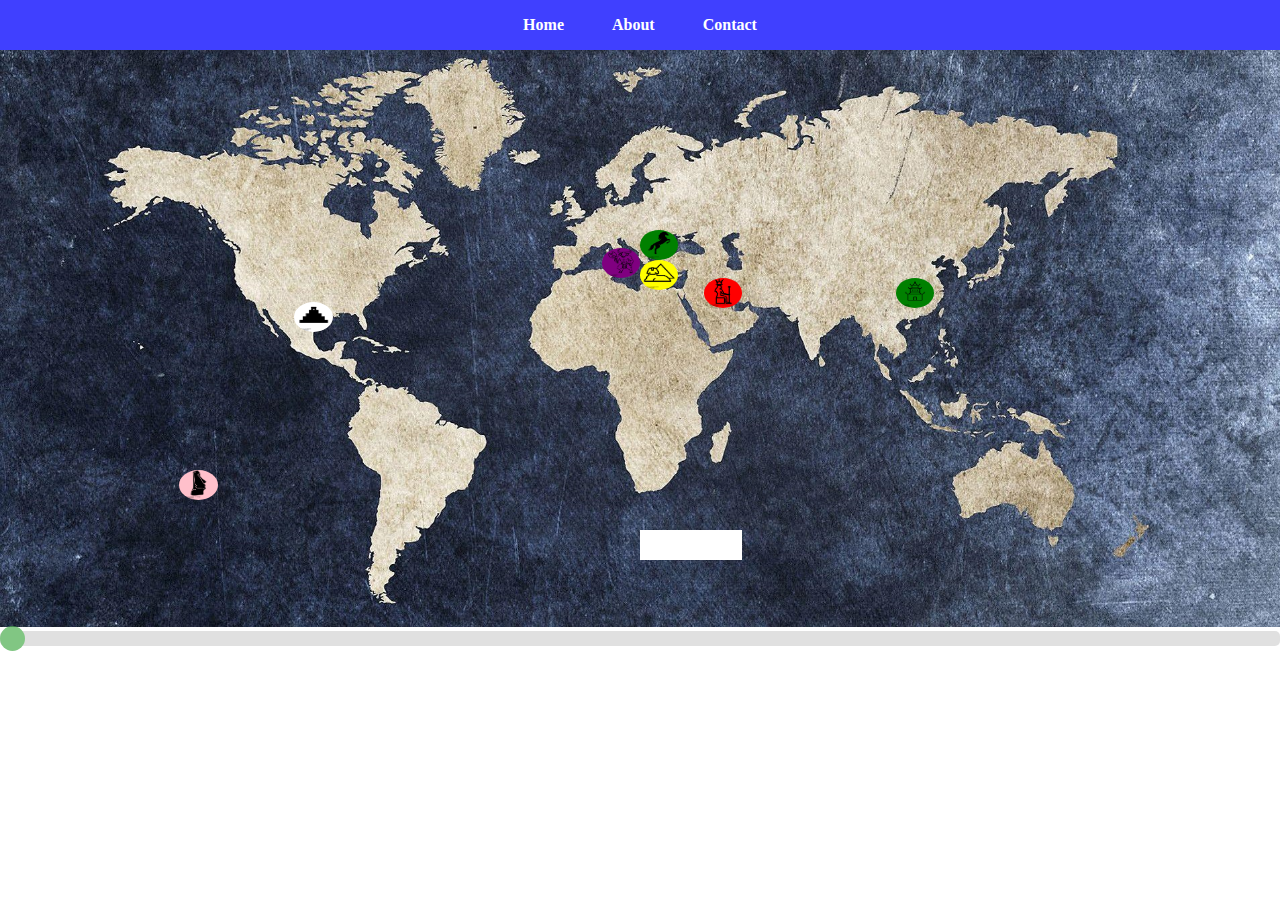
<file: index.html>
<!doctype html>
<html lang = "en">
	<head>
		<meta charset="utf-8">
		<title>Ancient Civilizations</title>
		<link rel="stylesheet" href="style.css">



	</head>
	<body class="frontpage">
		<nav id="main_menu">
		<ul>
				<li>
					<a href="index.html">Home</a>
				</li>
				<li>
					<a href="about.html">About</a>
				</li>
				<li>
					<a href="contact.html">Contact</a>
				</li>
			</ul>
		</nav>

		<header id="page-header-main">
			<div id="pics">
				<img src="images/map2.jpg" id="map">
				
  				
				
					<a href="sumeria.html"><img src="images/noun_King_299724.png" id="sumeria_icon" class="icon" alt="Sumeria" title="Sumeria">
					</a>
					
					<a href="crete.html"><img src="images/noun_Minotaur_1005004.png"  id="crete_icon" class="icon" alt="Crete" title="Crete"></a>
					<a href="egypt.html"><img src="images/egypt_icon.png" id="egypt_icon" class="icon" alt="Egypt" title="Egypt"></a>
					<a href="maya.html" ><img src="images/maya_icon2.png"  id="maya_icon" class="icon" alt="Maya" title="Maya"></a>
					<a href="china.html" ><img src="images/noun_China_2521879.png"  id="china_icon" class="icon" alt="China" title="China"></a>
					<a href="easter.hmtl" ><img src="images/noun_Easter Island_3662.png" id="easter_icon" class="icon" alt="Easter Island" title="Easter Island"></a>
					<a href="assyria.html"><img src="images/noun_Horse_882403.png" id="assyria_icon" class="icon" alt="Assyria" title="Assyria"></a>

				<p class="overlay">Easter Island</p>

				<div class="slidecontainer">
	  				<input type="range" min="-4500" max="0" step="500" value="-4500" class="slider" id="myRange"
	  				oninput="document.getElementById('year').innerHTML = this.value" />
	  				<div id="yearbox">
	  					<label id="year"></label>
	  				</div>
				</div>
			</div>
			<script src="scripts.js"></script>

		</header>
		<div id="text"></div>
		

	        
	

	</body>
</file>
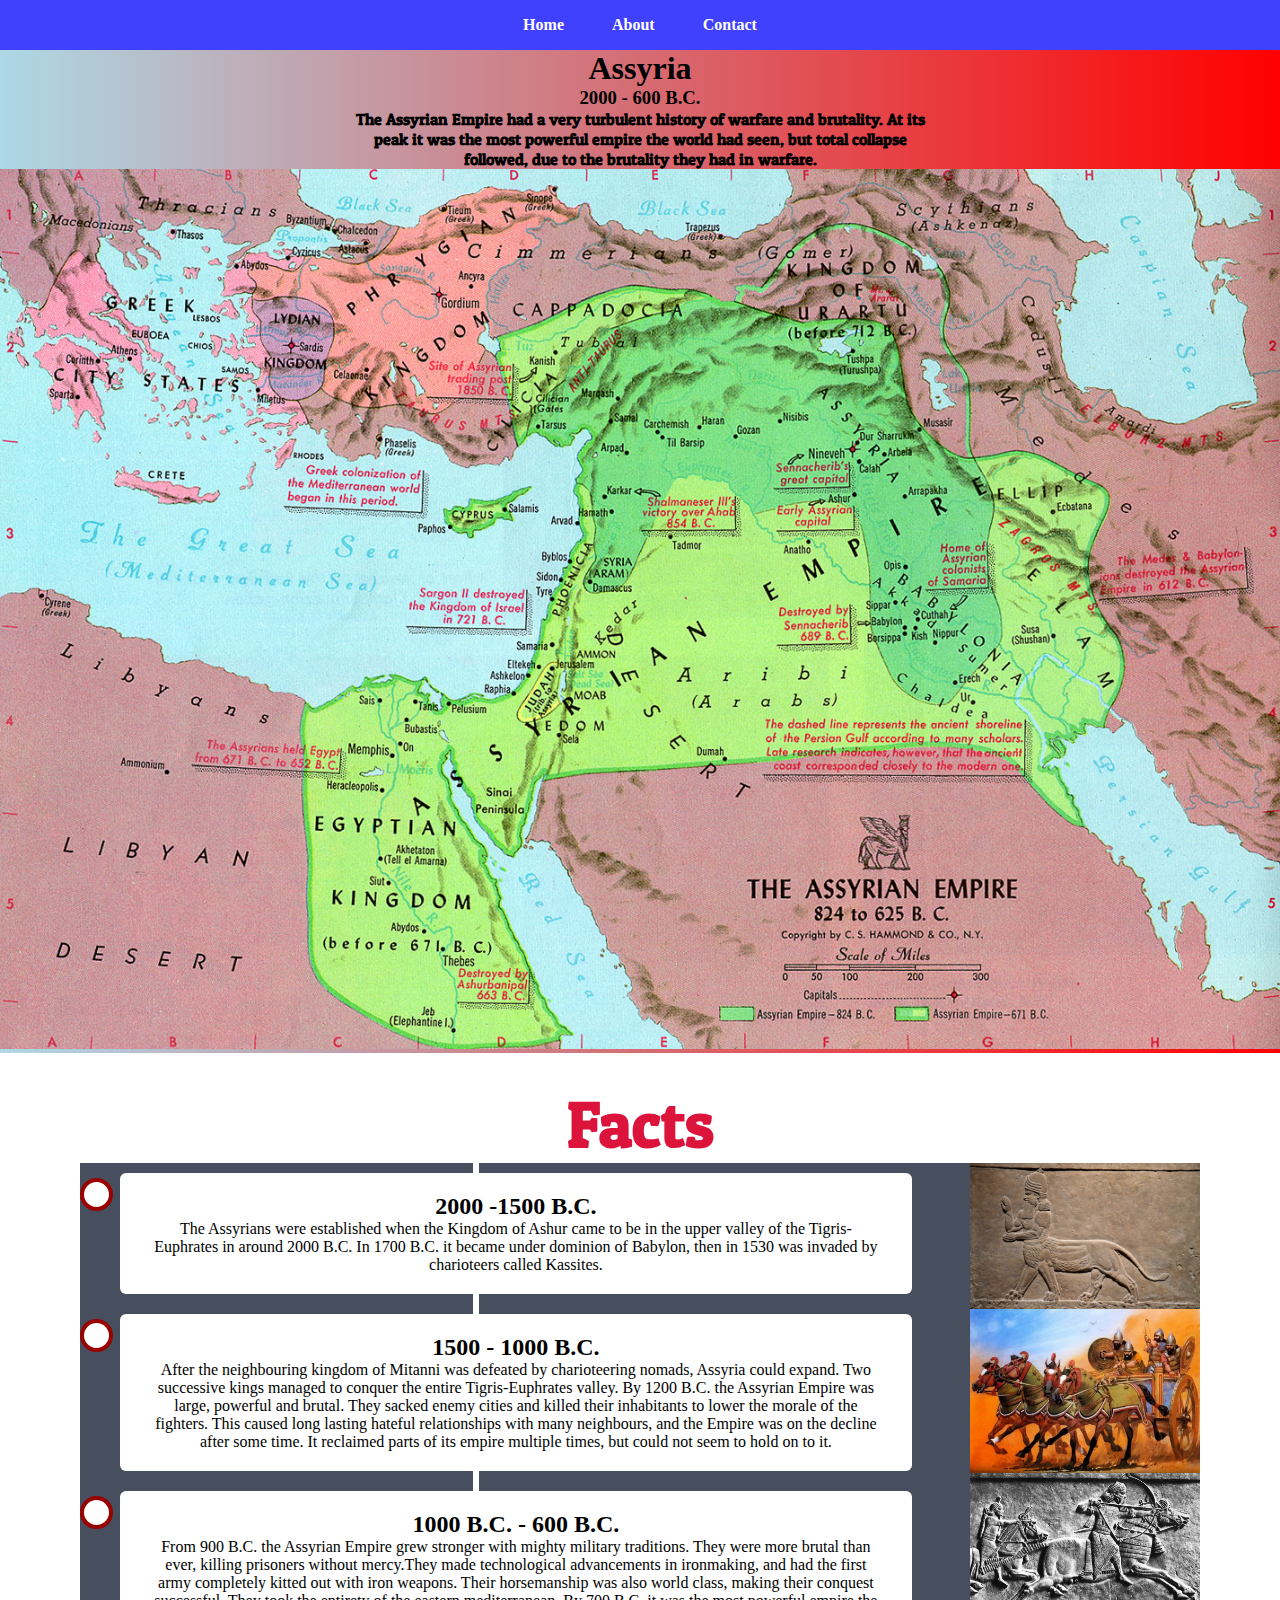
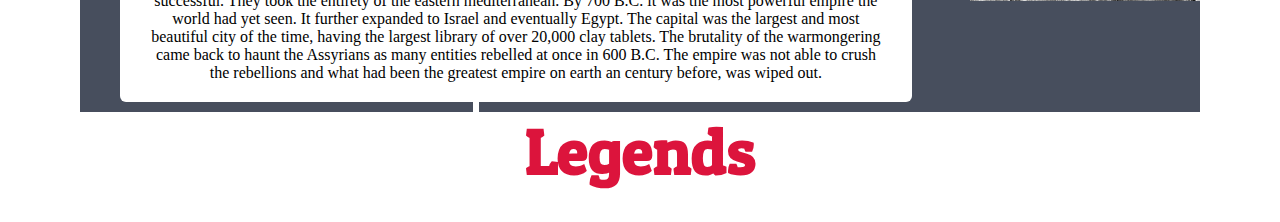
<file: assyria.html>
<!doctype html>
<html lang = "en">
	<head>
		<meta charset="utf-8">
		<title>Ancient Civilizations - Assyria</title>
		<link rel="stylesheet" href="style.css">
		<link href="https://fonts.googleapis.com/css?family=Macondo+Swash+Caps|Patua+One&display=swap" rel="stylesheet">
	</head>
	<body class="civ">
		<nav id="main_menu">
		<ul>
				<li>
					<a href="index.html">Home</a>
				</li>
				<li>
					<a href="about.html">About</a>
				</li>
				<li>
					<a href="contact.html">Contact</a>
				</li>
			</ul>
		</nav>

		<header id="page-header">
			
			<h1 >Assyria</h1>
			<h3 id="date">2000 - 600 B.C.</h3>
				<div class="head-text">
					<h4 class="intro">The Assyrian Empire had a very turbulent history of warfare and brutality. At its peak it was the most powerful empire the world had seen, but total collapse followed, due to the brutality they had in warfare. </h4>
				</div>
			<img src="images/assyrian_map.jpg">
			
		</header>



		<div class="content">
			<h1>Facts</h1>
			<article class="facts">
				
				<div class="timeline">

					

					<div class="timebox">
						<div class="timecontent left"> 
							<h2>2000 -1500 B.C.</h2>
							<p>
								
								The Assyrians were established when the Kingdom of Ashur came to be in the upper valley of the Tigris-Euphrates in around 2000 B.C. In 1700 B.C. it became under dominion of Babylon, then in 1530 was invaded by charioteers called Kassites.
							</p>
						</div>
					</div>
					

					<div class="timebox">
						<div class="timecontent left">
							<h2>1500 - 1000 B.C.</h2>
							<p>
								
								After the neighbouring kingdom of Mitanni was defeated by charioteering nomads, Assyria could expand. Two successive kings managed to conquer the entire Tigris-Euphrates valley. By 1200 B.C. the Assyrian Empire was large, powerful and brutal. They sacked enemy cities and killed their inhabitants to lower the morale of the fighters. This caused long lasting hateful relationships with many neighbours, and the Empire was on the decline after some time. It reclaimed parts of its empire multiple times, but could not seem to hold on to it.
							</p>
						</div>
					</div>

					

					<div class="timebox left">
						<div class="timecontent">
							<h2>1000 B.C. - 600 B.C.</h2>
							<p>
								
								From 900 B.C. the Assyrian Empire grew stronger with mighty military traditions. They were more brutal than ever, killing prisoners without mercy.They made technological advancements in ironmaking, and had the first army completely kitted out with iron weapons. Their horsemanship was also world class, making their conquest successful. They took the entirety of the eastern mediterranean. By 700 B.C. it was the most powerful empire the world had yet seen. It further expanded to Israel and eventually Egypt. The capital was the largest and most beautiful city of the time, having the largest library of over 20,000 clay tablets. The brutality of the warmongering came back to haunt the Assyrians as many entities rebelled at once in 600 B.C. The empire was not able to crush the rebellions and what had been the greatest empire on earth an century before, was wiped out.
							</p>
						</div>
					</div>

				</div>
				<div class="facts_images">
					<img src="images/assyria_king2.jpg" title="Human-headed winged lion (lamassu)">
					<img src="images/assyria_chariot.jpg">
					<img src="images/Assyria_king.jpg">
				</div>
			</article>
			
			<article class="Legends">
				<div>
					
					<h1>Legends</h1>
					<p>
						
					</p>
				</div>
			</article>
		</div>

	</body>
</file>
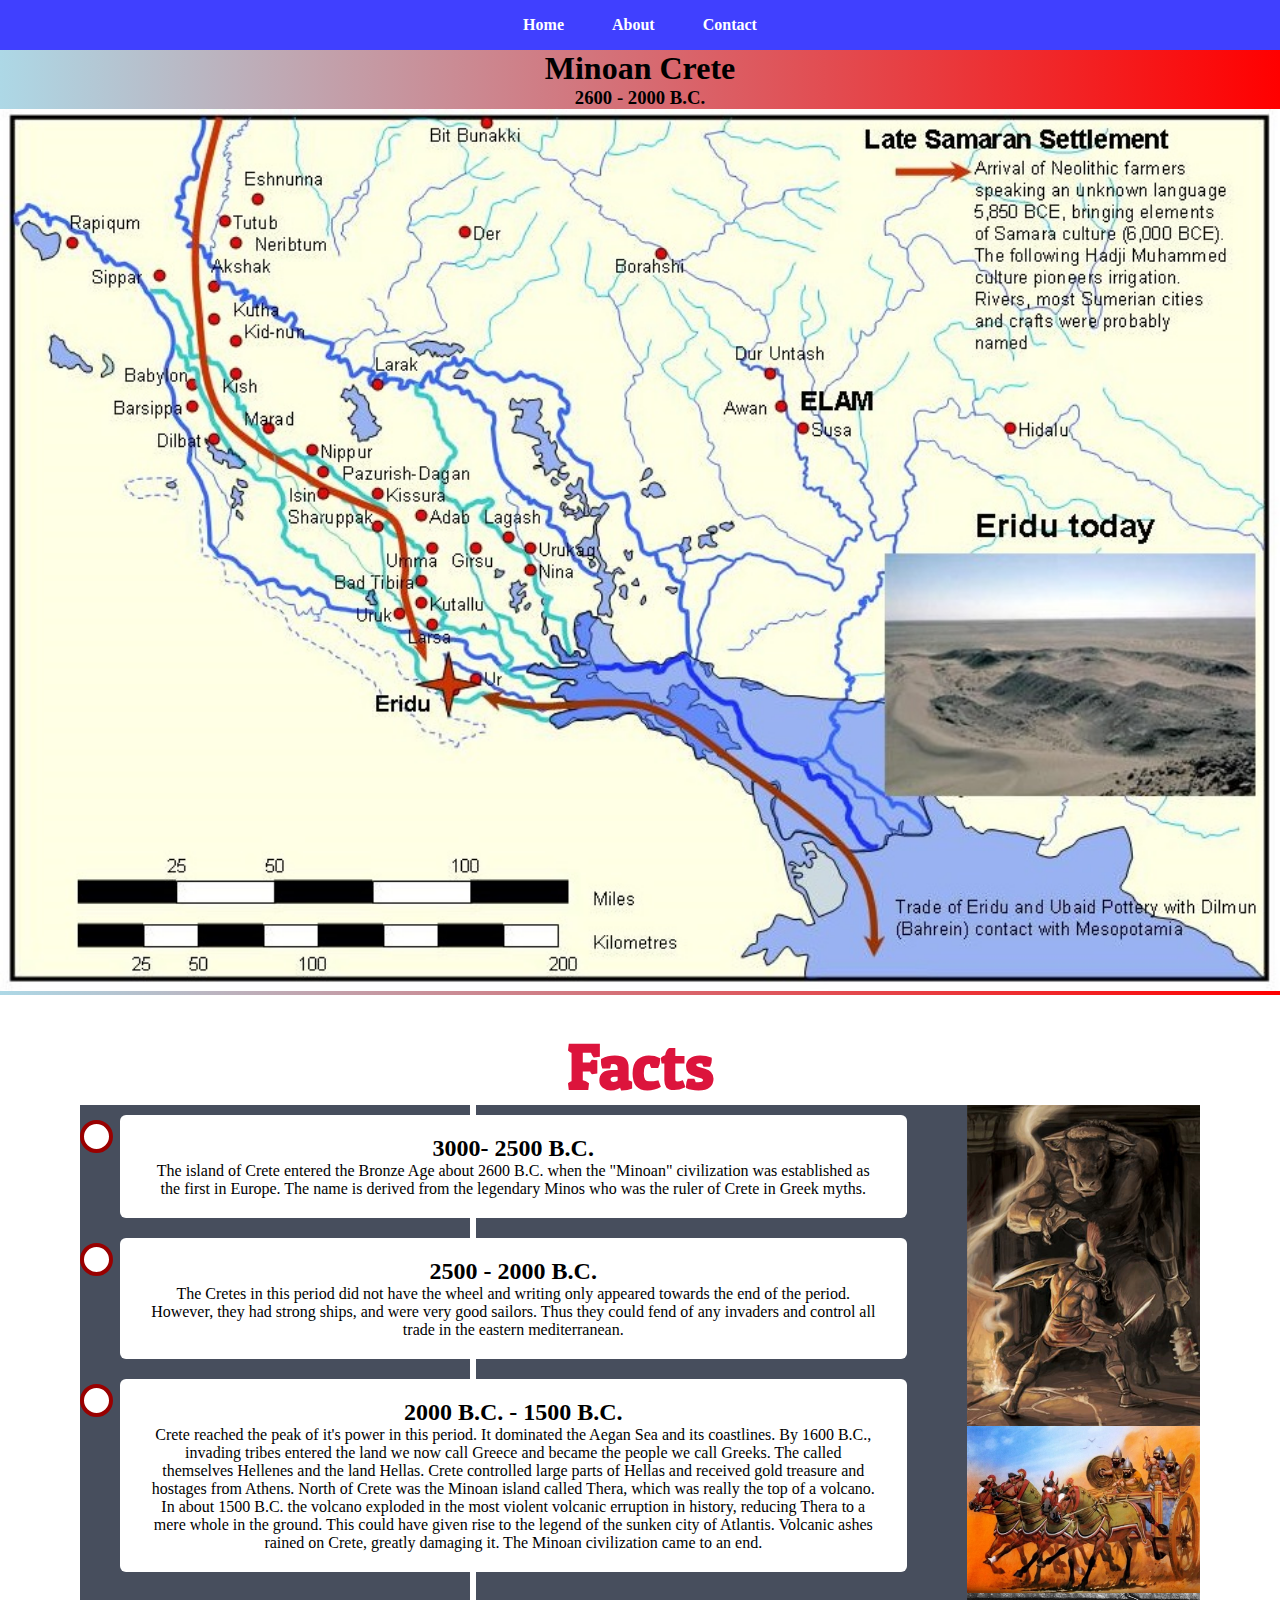
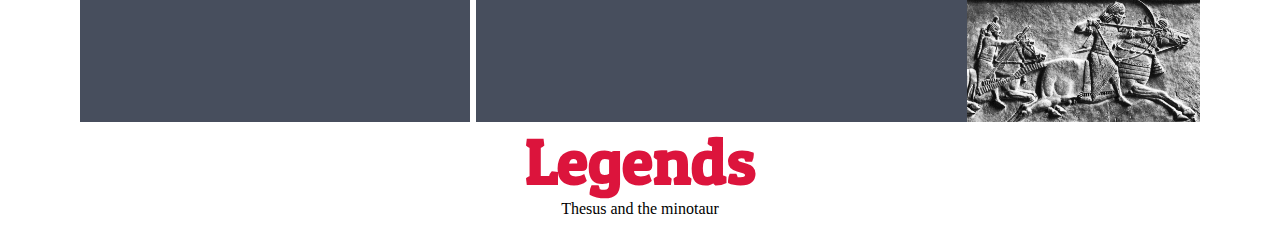
<file: crete.html>
<!doctype html>
<html lang = "en">
	<head>
		<meta charset="utf-8">
		<title>Ancient Civilizations - Minoan Crete</title>
		<link rel="stylesheet" href="style.css">
		<link href="https://fonts.googleapis.com/css?family=Macondo+Swash+Caps|Patua+One&display=swap" rel="stylesheet">
	</head>
	<body class="civ">
		<nav id="main_menu">
		<ul>
				<li>
					<a href="index.html">Home</a>
				</li>
				<li>
					<a href="about.html">About</a>
				</li>
				<li>
					<a href="contact.html">Contact</a>
				</li>
			</ul>
		</nav>

		<header id="page-header">
			
			<h1 >Minoan Crete</h1>
			<h3 id="date">2600 - 2000 B.C.</h3>
				<div class="head-text">
					<h4 class="intro"> </h4>
				</div>
			<img src="images/Sumer_map.jpg">
			
		</header>



		<div class="content">
			<h1>Facts</h1>
			<article class="facts">
				
				<div class="timeline">

					

					<div class="timebox">
						<div class="timecontent left"> 
							<h2>3000- 2500 B.C.</h2>
							<p>
								
								
								The island of Crete entered the Bronze Age about 2600 B.C. when the "Minoan" civilization was established as the first in Europe. The name is derived from the legendary Minos who was the ruler of Crete in Greek myths.
							</p>
						</div>
					</div>
					

					<div class="timebox">
						<div class="timecontent left">
							<h2>2500 - 2000 B.C.</h2>
							<p>
								
								
								The Cretes in this period did not have the wheel and writing only appeared towards the end of the period. However, they had strong ships, and were very good sailors. Thus they could fend of any invaders and control all trade in the eastern mediterranean.
							</p>
						</div>
					</div>

					

					<div class="timebox left">
						<div class="timecontent">
							<h2>2000 B.C. - 1500 B.C.</h2>
							<p>
								
								
								Crete reached the peak of it's power in this period. It dominated the Aegan Sea and its coastlines. By 1600 B.C., invading tribes entered the land we now call Greece and became the people we call Greeks. The called themselves Hellenes and the land Hellas. Crete controlled large parts of Hellas and received gold treasure and hostages from Athens. North of Crete was the Minoan island called Thera, which was really the top of a volcano. In about 1500 B.C. the volcano exploded in the most violent volcanic erruption in history, reducing Thera to a mere whole in the ground. This could have given rise to the legend of the sunken city of Atlantis. Volcanic ashes rained on Crete, greatly damaging it. The Minoan civilization came to an end.
							</p>
						</div>
					</div>

					
				</div>
				<div class="facts_images">
					<img src="images/crete_minotaur.jpg" title="Thesus and the Minotaur">
					<img src="images/assyria_chariot.jpg">
					<img src="images/Assyria_king.jpg">
				</div>
			</article>
			
			<article class="Legends">
				<div>
					
					<h1>Legends</h1>
					<p>
						Thesus and the minotaur
					</p>
				</div>
			</article>
		</div>

	</body>
</file>
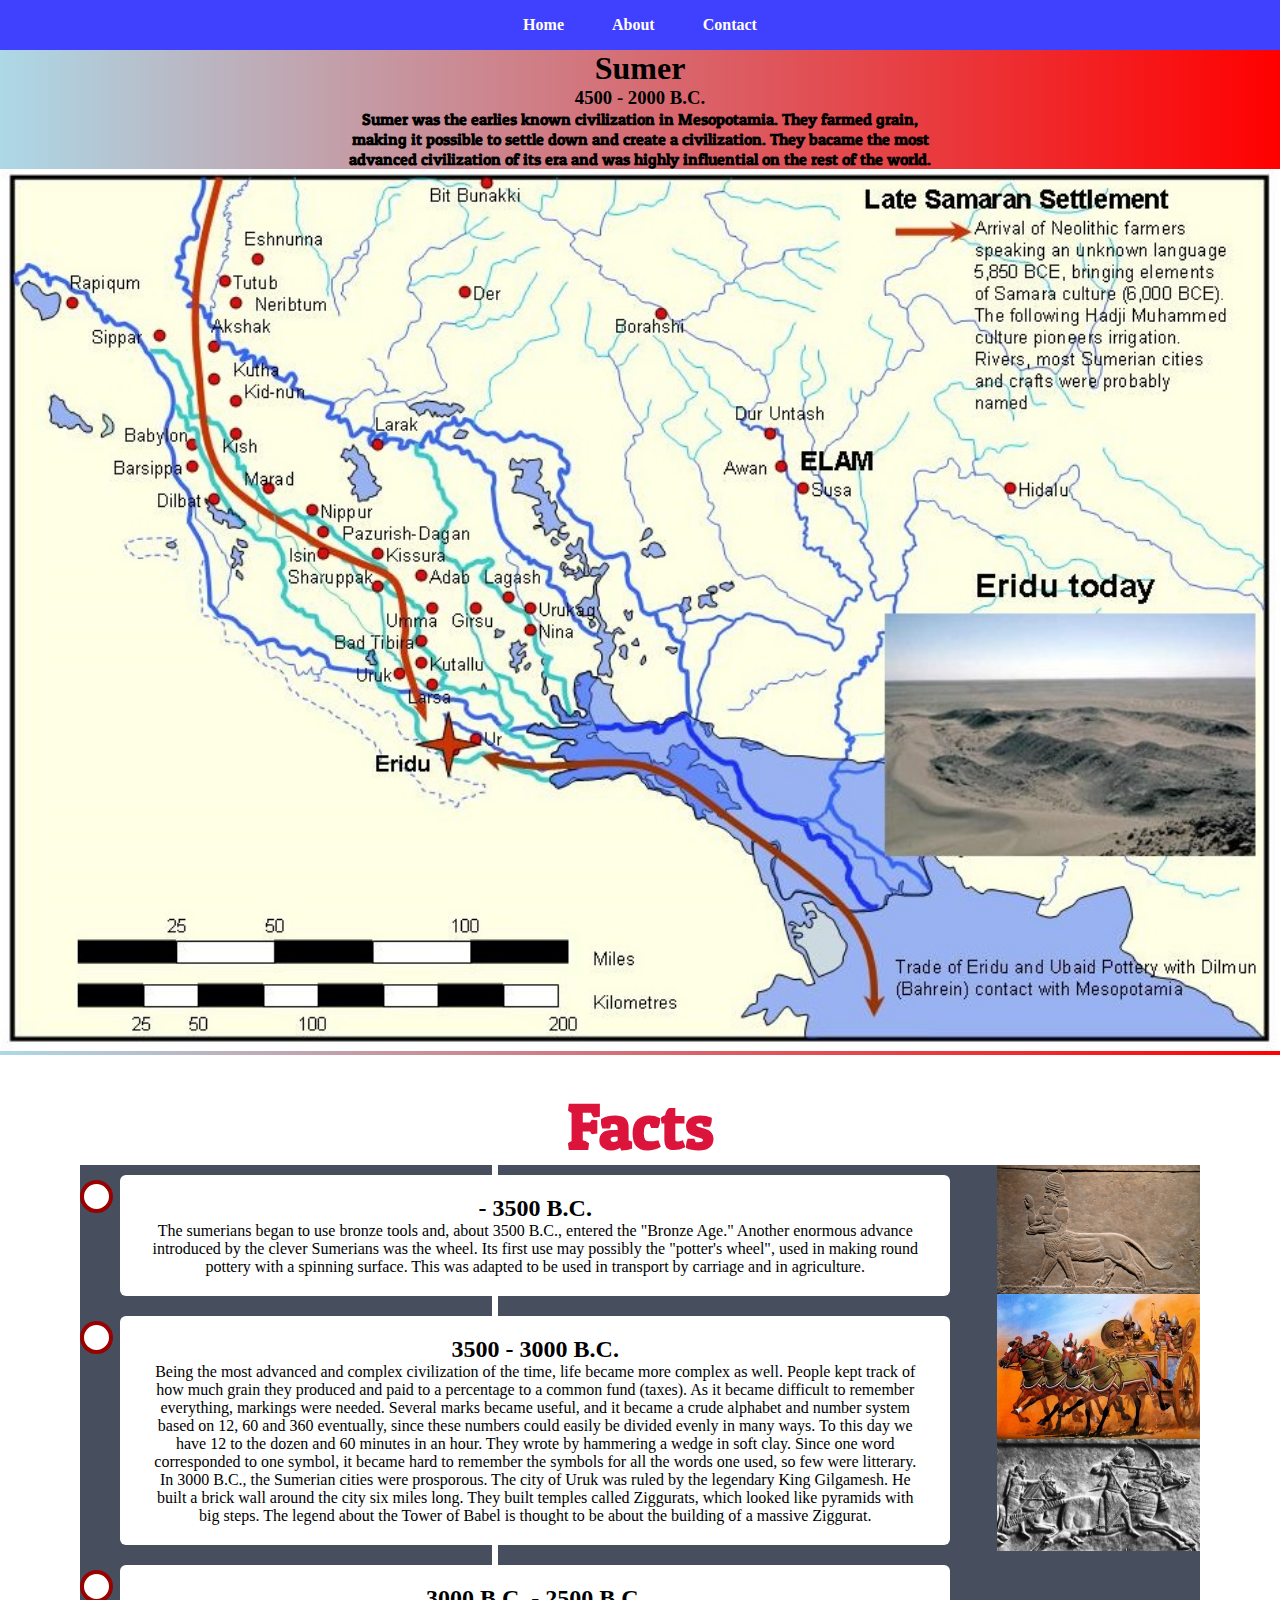
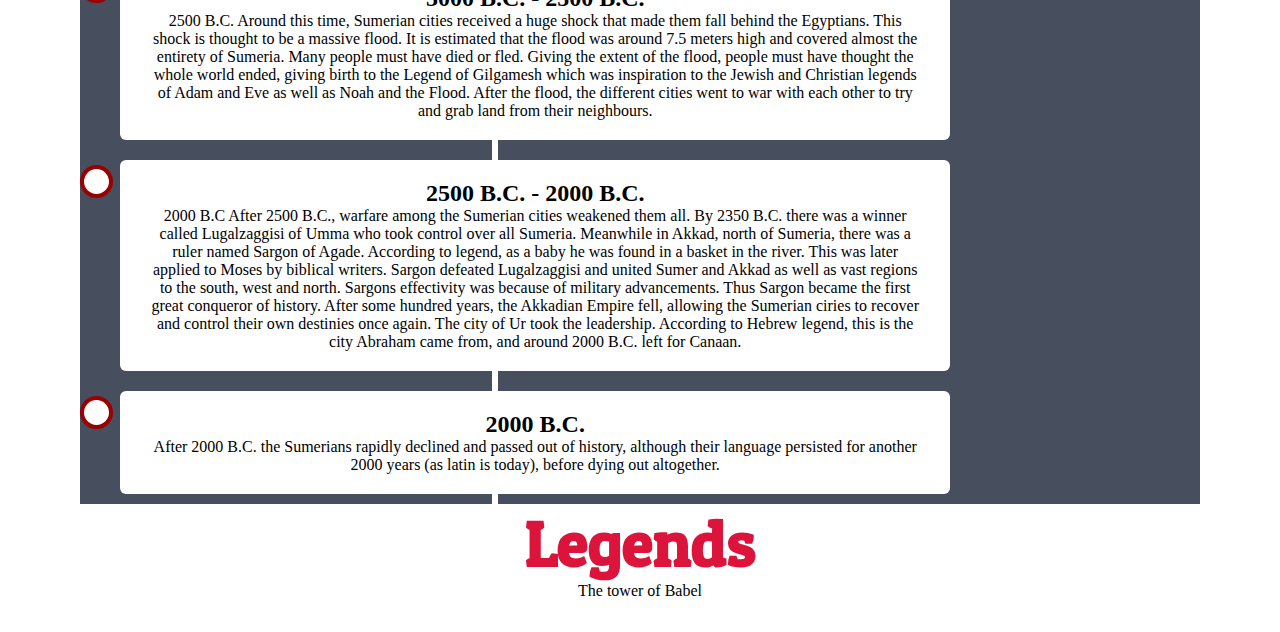
<file: easter.html>
<!doctype html>
<html lang = "en">
	<head>
		<meta charset="utf-8">
		<title>Ancient Civilizations - Sumer</title>
		<link rel="stylesheet" href="style.css">
		<link href="https://fonts.googleapis.com/css?family=Macondo+Swash+Caps|Patua+One&display=swap" rel="stylesheet">
	</head>
	<body class="civ">
		<nav id="main_menu">
		<ul>
				<li>
					<a href="index.html">Home</a>
				</li>
				<li>
					<a href="about.html">About</a>
				</li>
				<li>
					<a href="contact.html">Contact</a>
				</li>
			</ul>
		</nav>

		<header id="page-header">
			
			<h1 >Sumer</h1>
			<h3 id="date">4500 - 2000 B.C.</h3>
				<div class="head-text">
					<h4 class="intro">Sumer was the earlies known civilization in Mesopotamia. They farmed grain, making it possible to settle down and create a civilization. They bacame the most advanced civilization of its era and was highly influential on the rest of the world. </h4>
				</div>
			<img src="images/Sumer_map.jpg">
			
		</header>



		<div class="content">
			<h1>Facts</h1>
			<article class="facts">
				
				<div class="timeline">

					

					<div class="timebox">
						<div class="timecontent left"> 
							<h2>- 3500 B.C.</h2>
							<p>
								
								The sumerians began to use bronze tools and, about 3500 B.C., entered the "Bronze Age." Another enormous advance introduced by the clever Sumerians was the wheel. Its first use may possibly the "potter's wheel", used in making round pottery with a spinning surface. This was adapted to be used in transport by carriage and in agriculture.
							</p>
						</div>
					</div>
					

					<div class="timebox">
						<div class="timecontent left">
							<h2>3500 - 3000 B.C.</h2>
							<p>
								
								Being the most advanced and complex civilization of the time, life became more complex as well. People kept track of how much grain they produced and paid to a percentage to a common fund (taxes).
								As it became difficult to remember everything, markings were needed. Several marks became useful, and it became a crude alphabet and number system based on 12, 60 and 360 eventually, since these numbers could easily be divided evenly in many ways. To this day we have 12 to the dozen and 60 minutes in an hour. They wrote by hammering a wedge in soft clay. Since one word corresponded to one symbol, it became hard to remember the symbols for all the words one used, so few were litterary. 

								In 3000 B.C., the Sumerian cities were prosporous. The city of Uruk was ruled by the legendary King Gilgamesh. He built a brick wall around the city six miles long. They built temples called Ziggurats, which looked like pyramids with big steps. The legend about the Tower of Babel is thought to be about the building of a massive Ziggurat.
							</p>
						</div>
					</div>

					

					<div class="timebox left">
						<div class="timecontent">
							<h2>3000 B.C. - 2500 B.C.</h2>
							<p>
								
								2500 B.C.
								Around this time, Sumerian cities received a huge shock that made them fall behind the Egyptians. This shock is thought to be a massive flood. It is estimated that the flood was around 7.5 meters high and covered almost the entirety of Sumeria. Many people must have died or fled. Giving the extent of the flood, people must have thought the whole world ended, giving birth to the Legend of Gilgamesh which was inspiration to the Jewish and Christian legends of Adam and Eve as well as Noah and the Flood. After the flood, the different cities went to war with each other to try and grab land from their neighbours.
							</p>
						</div>
					</div>

					<div class="timebox left">
						<div class="timecontent">
							<h2>2500 B.C. - 2000 B.C.</h2>
							<p>
								
								2000 B.C
								After 2500 B.C., warfare among the Sumerian cities weakened them all. By 2350 B.C. there was a winner called Lugalzaggisi of Umma who took control over all Sumeria. Meanwhile in Akkad, north of Sumeria, there was a ruler named Sargon of Agade. According to legend, as a baby he was found in a basket in the river. This was later applied to Moses by biblical writers. Sargon defeated Lugalzaggisi and united Sumer and Akkad as well as vast regions to the south, west and north. Sargons effectivity was because of military advancements. Thus Sargon became the first great conqueror of history. After some hundred years, the Akkadian Empire fell, allowing the Sumerian ciries to recover and control their own destinies once again. The city of Ur took the leadership. According to Hebrew legend, this is the city Abraham came from, and around 2000 B.C. left for Canaan.
							</p>
						</div>
					</div>
					<div class="timebox left">
						<div class="timecontent">
							<h2>2000 B.C.</h2>
							<p>
								
								
								After 2000 B.C. the Sumerians rapidly declined and passed out of history, although their language persisted for another 2000 years (as latin is today), before dying out altogether.
							</p>
						</div>
					</div>

				</div>
				<div class="facts_images">
					<img src="images/assyria_king2.jpg" title="Human-headed winged lion (lamassu)">
					<img src="images/assyria_chariot.jpg">
					<img src="images/Assyria_king.jpg">
				</div>
			</article>
			
			<article class="Legends">
				<div>
					
					<h1>Legends</h1>
					<p>
						The tower of Babel
					</p>
				</div>
			</article>
		</div>

	</body>
</file>
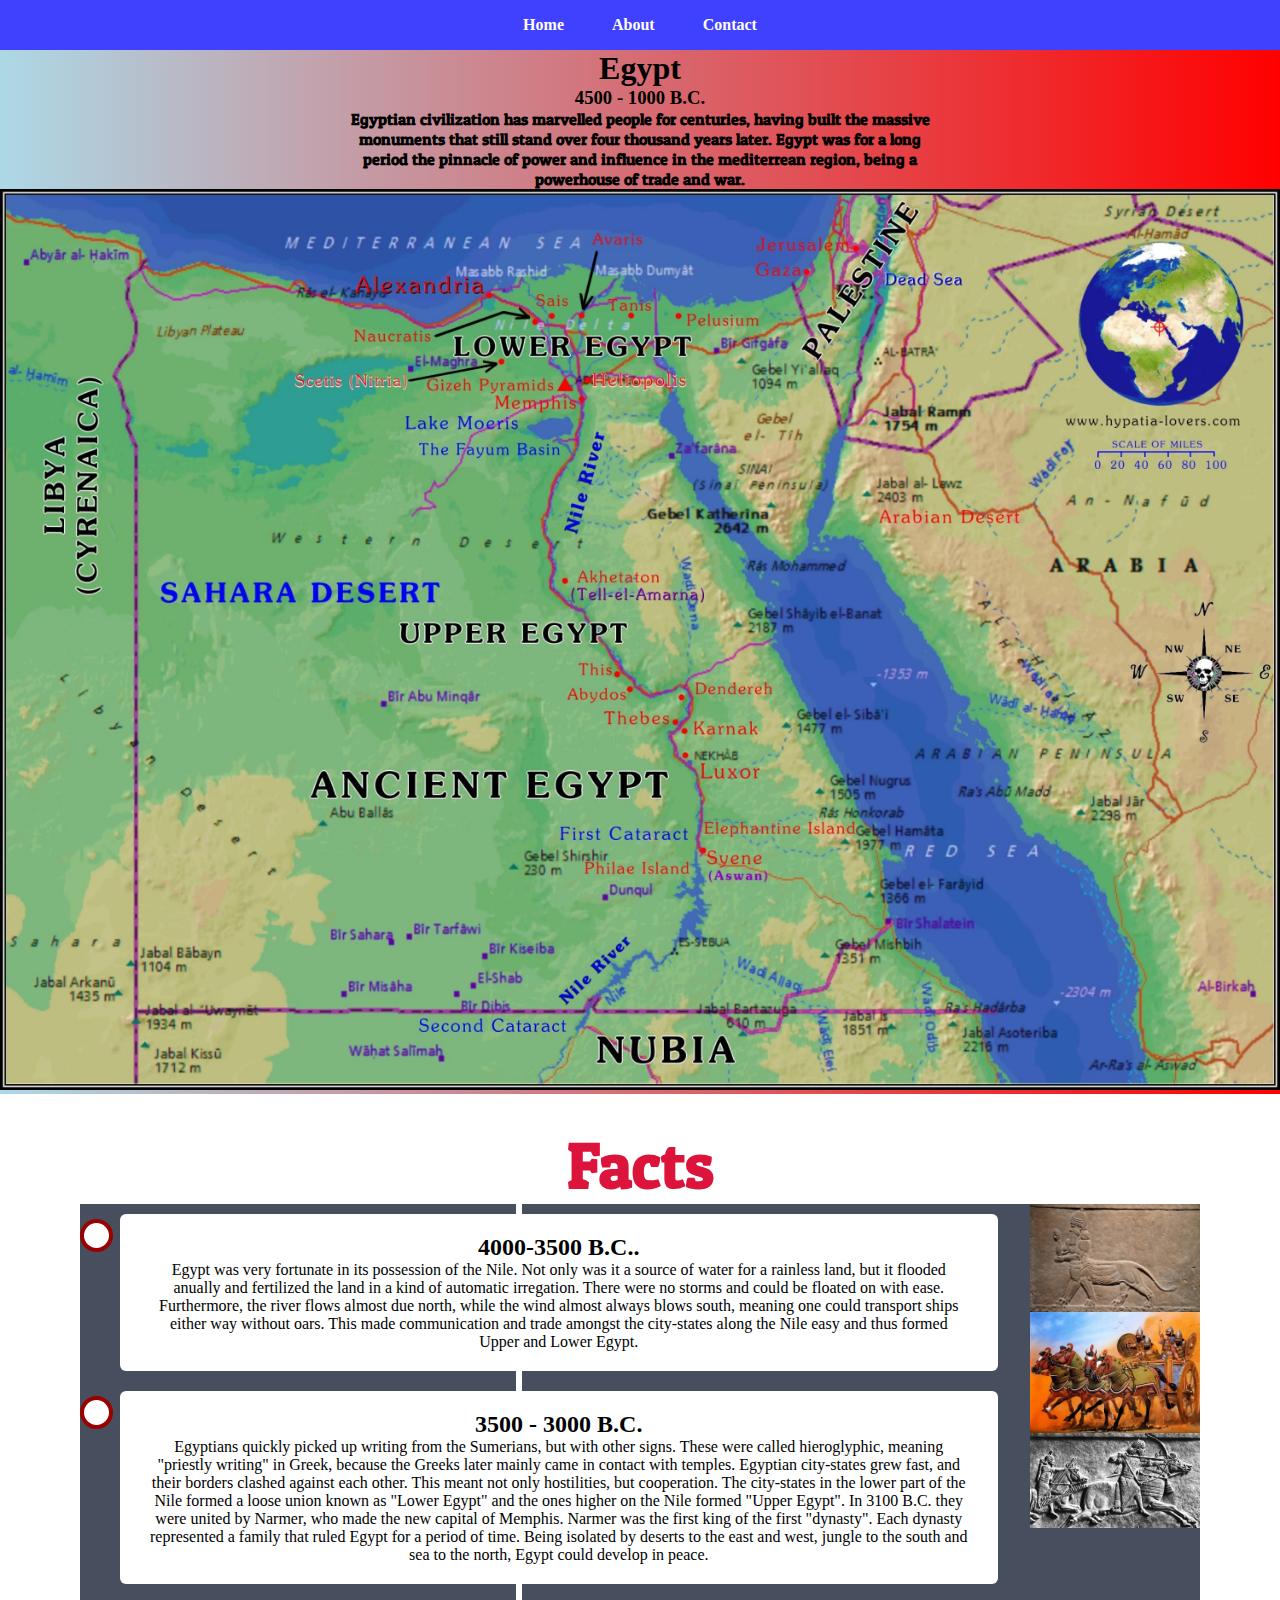
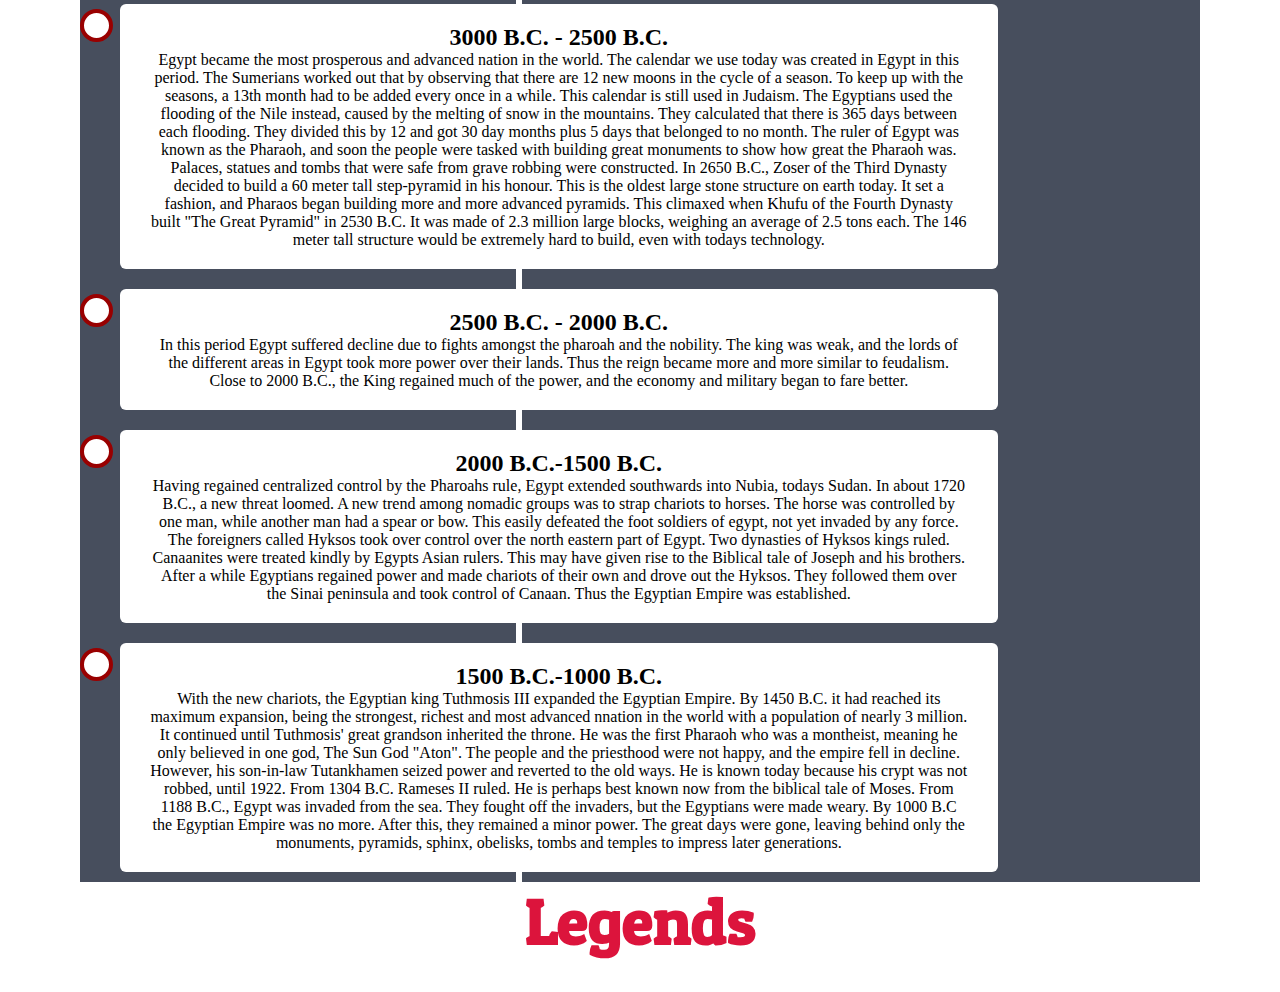
<file: egypt.html>
<!doctype html>
<html lang = "en">
	<head>
		<meta charset="utf-8">
		<title>Ancient Civilizations - Sumer</title>
		<link rel="stylesheet" href="style.css">
		<link href="https://fonts.googleapis.com/css?family=Macondo+Swash+Caps|Patua+One&display=swap" rel="stylesheet">
	</head>
	<body class="civ">
		<nav id="main_menu">
		<ul>
				<li>
					<a href="index.html">Home</a>
				</li>
				<li>
					<a href="about.html">About</a>
				</li>
				<li>
					<a href="contact.html">Contact</a>
				</li>
			</ul>
		</nav>

		<header id="page-header">
			
			<h1 >Egypt</h1>
			<h3 id="date">4500 - 1000 B.C.</h3>
				<div class="head-text">
					<h4 class="intro">Egyptian civilization has marvelled people for centuries, having built the massive monuments that still stand over four thousand years later. Egypt was for a long period the pinnacle of power and influence in the mediterrean region, being a powerhouse of trade and war. </h4>
				</div>
			<img src="images/egypt_map.jpg">
			
		</header>



		<div class="content">
			<h1>Facts</h1>
			<article class="facts">
				
				<div class="timeline">

					

					<div class="timebox">
						<div class="timecontent left"> 
							<h2>4000-3500 B.C..</h2>
							<p>
								
								
								Egypt was very fortunate in its possession of the Nile. Not only was it a source of water for a rainless land, but it flooded anually and fertilized the land in a kind of automatic irregation. There were no storms and could be floated on with ease. Furthermore, the river flows almost due north, while the wind almost always blows south, meaning one could transport ships either way without oars. This made communication and trade amongst the city-states along the Nile easy and thus formed Upper and Lower Egypt.
							</p>
						</div>
					</div>
					

					<div class="timebox">
						<div class="timecontent left">
							<h2>3500 - 3000 B.C.</h2>
							<p>
								
								
								Egyptians quickly picked up writing from the Sumerians, but with other signs. These were called hieroglyphic, meaning "priestly writing" in Greek, because the Greeks later mainly came in contact with temples. Egyptian city-states grew fast, and their borders clashed against each other. This meant not only hostilities, but cooperation. The city-states in the lower part of the Nile formed a loose union known as "Lower Egypt" and the ones higher on the Nile formed "Upper Egypt". In 3100 B.C. they were united by Narmer, who made the new capital of Memphis. Narmer was the first king of the first "dynasty". Each dynasty represented a family that ruled Egypt for a period of time. Being isolated by deserts to the east and west, jungle to the south and sea to the north, Egypt could develop in peace.
							</p>
						</div>
					</div>

					

					<div class="timebox left">
						<div class="timecontent">
							<h2>3000 B.C. - 2500 B.C.</h2>
							<p>
								
								
								Egypt became the most prosperous and advanced nation in the world. The calendar we use today was created in Egypt in this period. The Sumerians worked out that by observing that there are 12 new moons in the cycle of a season. To keep up with the seasons, a 13th month had to be added every once in a while. This calendar is still used in Judaism. The Egyptians used the flooding of the Nile instead, caused by the melting of snow in the mountains. They calculated that there is 365 days between each flooding. They divided this by 12 and got 30 day months plus 5 days that belonged to no month.
								The ruler of Egypt was known as the Pharaoh, and soon the people were tasked with building great monuments to show how great the Pharaoh was. Palaces, statues and tombs that were safe from grave robbing were constructed. In 2650 B.C., Zoser of the Third Dynasty decided to build a 60 meter tall step-pyramid in his honour. This is the oldest large stone structure on earth today. It set a fashion, and Pharaos began building more and more advanced pyramids. This climaxed when Khufu of the Fourth Dynasty built "The Great Pyramid" in 2530 B.C. It was made of 2.3 million large blocks, weighing an average of 2.5 tons each. The 146 meter tall structure would be extremely hard to build, even with todays technology.
							</p>
						</div>
					</div>

					<div class="timebox left">
						<div class="timecontent">
							<h2>2500 B.C. - 2000 B.C.</h2>
							<p>
								
								
								In this period Egypt suffered decline due to fights amongst the pharoah and the nobility. The king was weak, and the lords of the different areas in Egypt took more power over their lands. Thus the reign became more and more similar to feudalism. Close to 2000 B.C., the King regained much of the power, and the economy and military began to fare better.
							</p>
						</div>
					</div>

					<div class="timebox left">
						<div class="timecontent">
							<h2>2000 B.C.-1500 B.C.</h2>
							<p>
								
								
								Having regained centralized control by the Pharoahs rule, Egypt extended southwards into Nubia, todays Sudan. In about 1720 B.C., a new threat loomed. A new trend among nomadic groups was to strap chariots to horses. The horse was controlled by one man, while another man had a spear or bow. This easily defeated the foot soldiers of egypt, not yet invaded by any force. The foreigners called Hyksos took over control over the north eastern part of Egypt. Two dynasties of Hyksos kings ruled. Canaanites were treated kindly by Egypts Asian rulers. This may have given rise to the Biblical tale of Joseph and his brothers. After a while Egyptians regained power and made chariots of their own and drove out the Hyksos. They followed them over the Sinai peninsula and took control of Canaan. Thus the Egyptian Empire was established.
							</p>
						</div>
					</div>

					<div class="timebox left">
						<div class="timecontent">
							<h2>1500 B.C.-1000 B.C.</h2>
							<p>
								
								
								
								With the new chariots, the Egyptian king Tuthmosis III expanded the Egyptian Empire. By 1450 B.C. it had reached its maximum expansion, being the strongest, richest and most advanced nnation in the world with a population of nearly 3 million. It continued until Tuthmosis' great grandson inherited the throne. He was the first Pharaoh who was a montheist, meaning he only believed in one god, The Sun God "Aton". The people and the priesthood were not happy, and the empire fell in decline. However, his son-in-law Tutankhamen seized power and reverted to the old ways. He is known today because his crypt was not robbed, until 1922. From 1304 B.C. Rameses II ruled. He is perhaps best known now from the biblical tale of Moses. From 1188 B.C., Egypt was invaded from the sea. They fought off the invaders, but the Egyptians were made weary. By 1000 B.C the Egyptian Empire was no more. After this, they remained a minor power. The great days were gone, leaving behind only the monuments, pyramids, sphinx, obelisks, tombs and temples to impress later generations.

							</p>
						</div>
					</div>

				</div>
				<div class="facts_images">
					<img src="images/assyria_king2.jpg" title="Human-headed winged lion (lamassu)">
					<img src="images/assyria_chariot.jpg">
					<img src="images/Assyria_king.jpg">
				</div>
			</article>
			
			<article class="Legends">
				<div>
					
					<h1>Legends</h1>
					<p>
						
					</p>
				</div>
			</article>
		</div>

	</body>
</file>
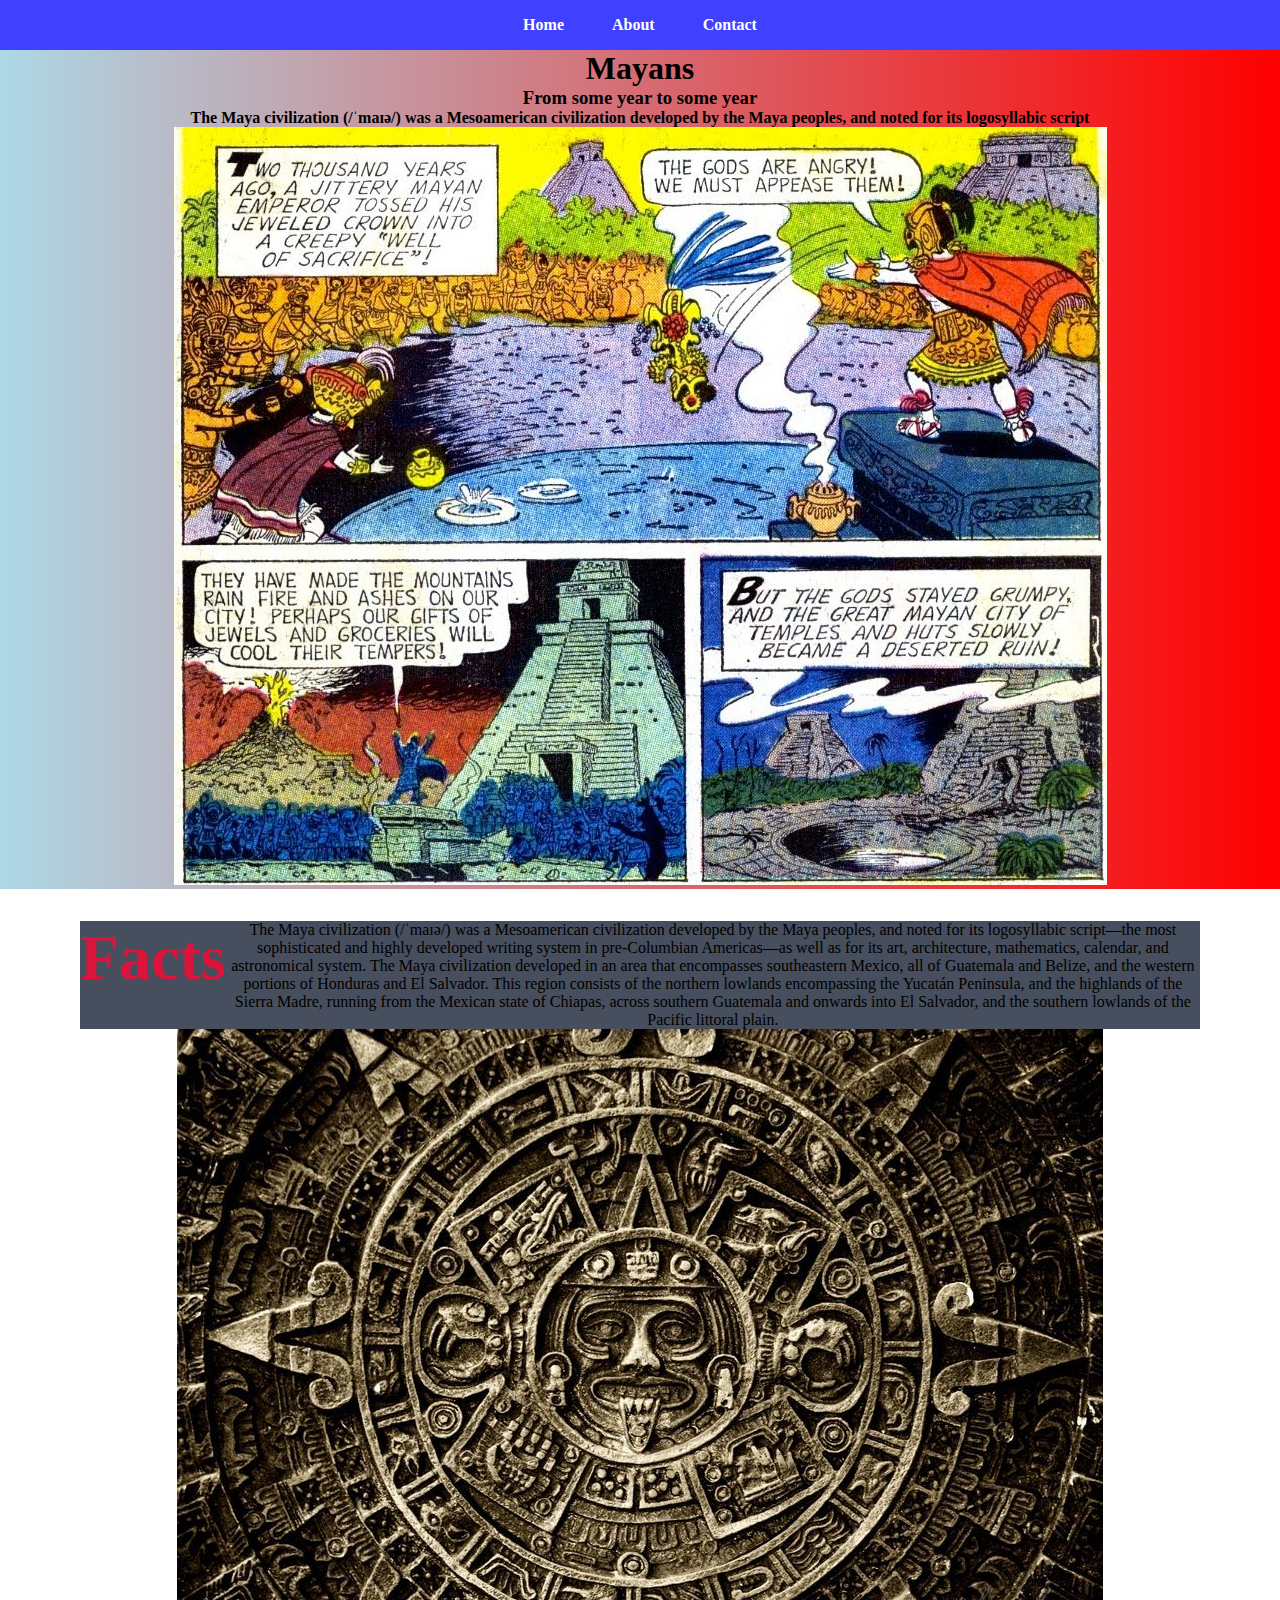
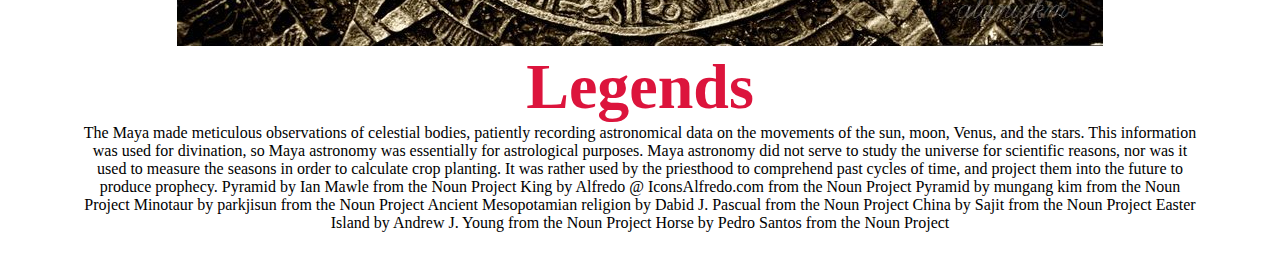
<file: maya.html>
<!doctype html>
<html lang = "en">
	<head>
		<meta charset="utf-8">
		<title>Ancient Civilizations - Maya</title>
		<link rel="stylesheet" href="style.css">
	</head>
	<body class="maya">
		<nav id="main_menu">
		<ul>
				<li>
					<a href="index.html">Home</a>
				</li>
				<li>
					<a href="about.html">About</a>
				</li>
				<li>
					<a href="contact.html">Contact</a>
				</li>
			</ul>
		</nav>

		<header id="page-header">
			<h1 id="maya">Mayans</h1>
			<h3 id="date">From some year to some year</h3>
			<h4 class="intro">The Maya civilization (/ˈmaɪə/) was a Mesoamerican civilization developed by the Maya peoples, and noted for its logosyllabic script </h4>
			<img src="images/maya1.jpg">
		</header>



		<div class="content">
			<article class="facts">
				<h1>Facts</h1>
				<div>
					
					
					<p>
						The Maya civilization (/ˈmaɪə/) was a Mesoamerican civilization developed by the Maya peoples, and noted for its logosyllabic script—the most sophisticated and highly developed writing system in pre-Columbian Americas—as well as for its art, architecture, mathematics, calendar, and astronomical system. The Maya civilization developed in an area that encompasses southeastern Mexico, all of Guatemala and Belize, and the western portions of Honduras and El Salvador. This region consists of the northern lowlands encompassing the Yucatán Peninsula, and the highlands of the Sierra Madre, running from the Mexican state of Chiapas, across southern Guatemala and onwards into El Salvador, and the southern lowlands of the Pacific littoral plain.
					</p>

				</div>
			</article>
			
			<article class="Legends">
				<div>
					<img src="images/mayacalendar.jpg">
					<h1>Legends</h1>
					<p>
						The Maya made meticulous observations of celestial bodies, patiently recording astronomical data on the movements of the sun, moon, Venus, and the stars. This information was used for divination, so Maya astronomy was essentially for astrological purposes. Maya astronomy did not serve to study the universe for scientific reasons, nor was it used to measure the seasons in order to calculate crop planting. It was rather used by the priesthood to comprehend past cycles of time, and project them into the future to produce prophecy. 

						Pyramid by Ian Mawle from the Noun Project

						King by Alfredo @ IconsAlfredo.com from the Noun Project

						Pyramid by mungang kim from the Noun Project

						Minotaur by parkjisun from the Noun Project

						Ancient Mesopotamian religion by Dabid J. Pascual from the Noun Project

						China by Sajit from the Noun Project

						Easter Island by Andrew J. Young from the Noun Project

						Horse by Pedro Santos from the Noun Project
					</p>
				</div>
			</article>
		</div>

	</body>
</file>
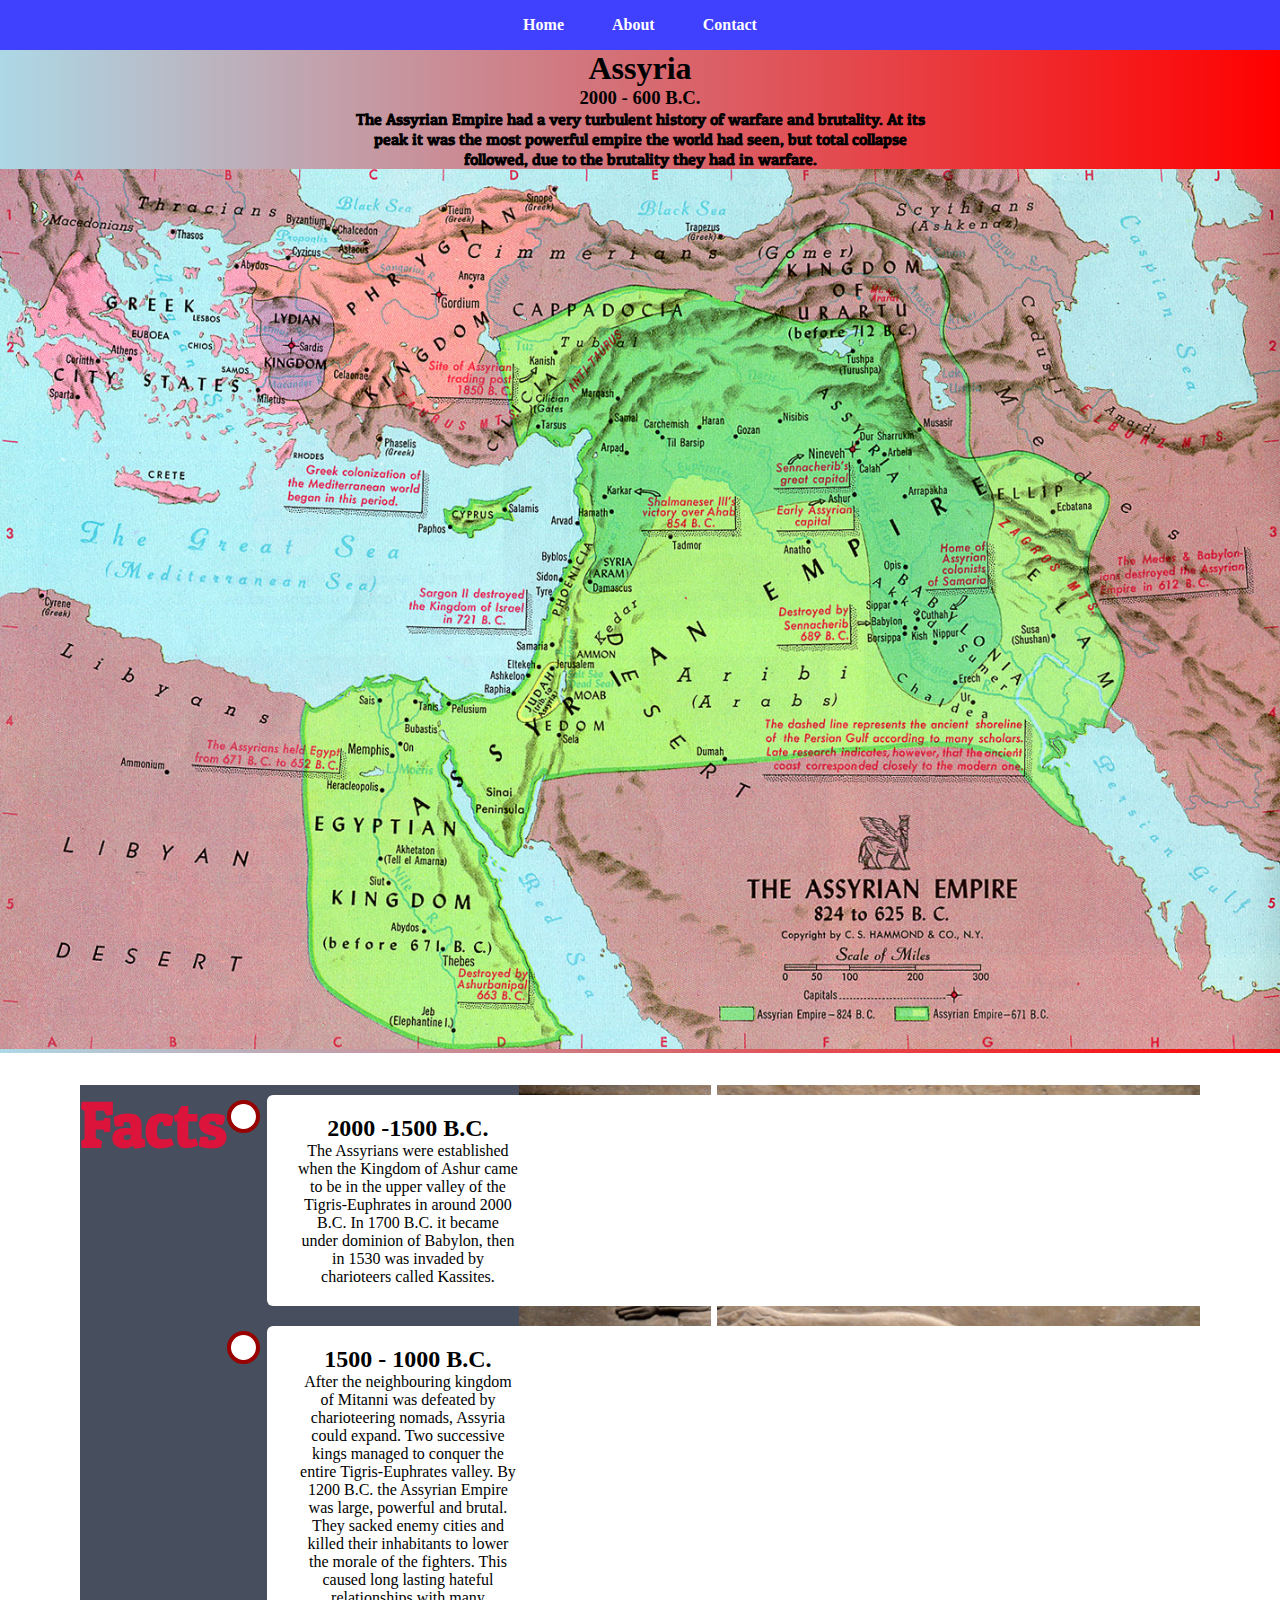
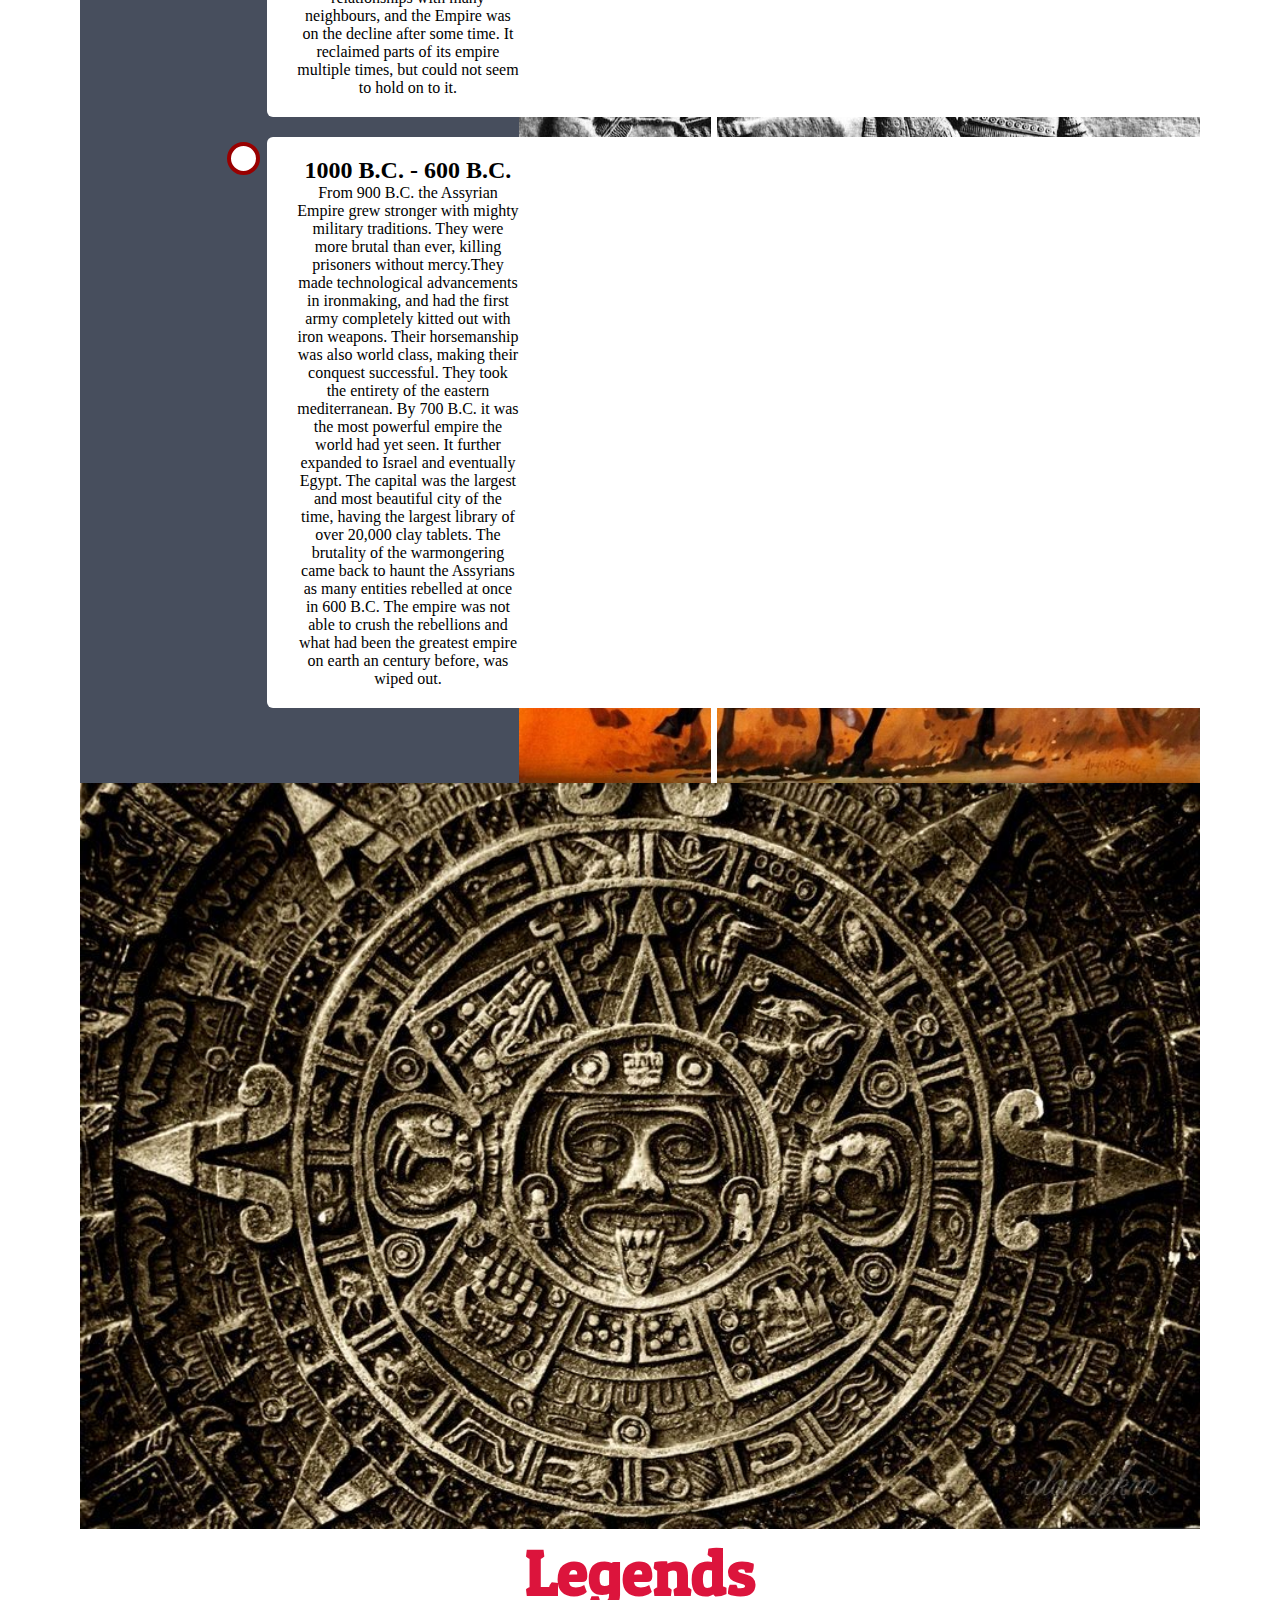
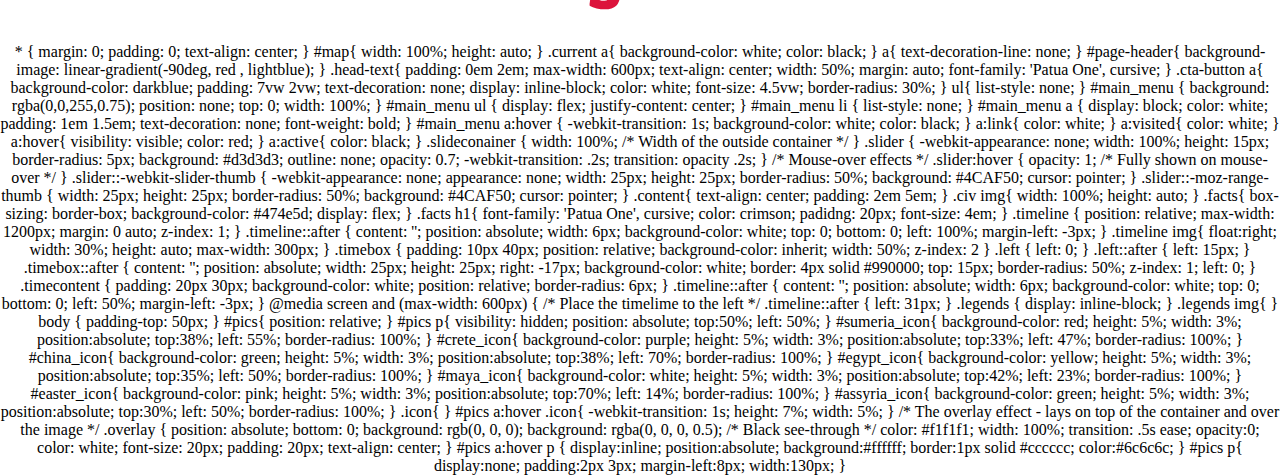
<file: reset.html>
<!doctype html>
<html lang = "en">
	<head>
		<meta charset="utf-8">
		<title>Ancient Civilizations - Assyria</title>
		<link rel="stylesheet" href="style.css">
		<link href="https://fonts.googleapis.com/css?family=Macondo+Swash+Caps|Patua+One&display=swap" rel="stylesheet">
	</head>
	<body class="civ">
		<nav id="main_menu">
		<ul>
				<li>
					<a href="#">Home</a>
				</li>
				<li>
					<a href="#">About</a>
				</li>
				<li>
					<a href="#">Contact</a>
				</li>
			</ul>
		</nav>

		<header id="page-header">
			
			<h1 >Assyria</h1>
			<h3 id="date">2000 - 600 B.C.</h3>
				<div class="head-text">
					<h4 class="intro">The Assyrian Empire had a very turbulent history of warfare and brutality. At its peak it was the most powerful empire the world had seen, but total collapse followed, due to the brutality they had in warfare. </h4>
				</div>
			<img src="images/assyrian_map.jpg">
			
		</header>



		<div class="content">
			<article class="facts">
				<h1>Facts</h1>
				<div class="timeline">

					<img src="images/assyria_king2.jpg">

					<div class="timebox">
						<div class="timecontent left"> 
							<h2>2000 -1500 B.C.</h2>
							<p>
								
								The Assyrians were established when the Kingdom of Ashur came to be in the upper valley of the Tigris-Euphrates in around 2000 B.C. In 1700 B.C. it became under dominion of Babylon, then in 1530 was invaded by charioteers called Kassites.
							</p>
						</div>
					</div>
					<img src="images/Assyria_king.jpg">

					<div class="timebox">
						<div class="timecontent left">
							<h2>1500 - 1000 B.C.</h2>
							<p>
								
								After the neighbouring kingdom of Mitanni was defeated by charioteering nomads, Assyria could expand. Two successive kings managed to conquer the entire Tigris-Euphrates valley. By 1200 B.C. the Assyrian Empire was large, powerful and brutal. They sacked enemy cities and killed their inhabitants to lower the morale of the fighters. This caused long lasting hateful relationships with many neighbours, and the Empire was on the decline after some time. It reclaimed parts of its empire multiple times, but could not seem to hold on to it.
							</p>
						</div>
					</div>

					<img src="images/assyria_chariot.jpg">

					<div class="timebox left">
						<div class="timecontent">
							<h2>1000 B.C. - 600 B.C.</h2>
							<p>
								
								From 900 B.C. the Assyrian Empire grew stronger with mighty military traditions. They were more brutal than ever, killing prisoners without mercy.They made technological advancements in ironmaking, and had the first army completely kitted out with iron weapons. Their horsemanship was also world class, making their conquest successful. They took the entirety of the eastern mediterranean. By 700 B.C. it was the most powerful empire the world had yet seen. It further expanded to Israel and eventually Egypt. The capital was the largest and most beautiful city of the time, having the largest library of over 20,000 clay tablets. The brutality of the warmongering came back to haunt the Assyrians as many entities rebelled at once in 600 B.C. The empire was not able to crush the rebellions and what had been the greatest empire on earth an century before, was wiped out.
							</p>
						</div>
					</div>

				</div>
			</article>
			
			<article class="Legends">
				<div>
					<img src="images/mayacalendar.jpg">
					<h1>Legends</h1>
					<p>
						
					</p>
				</div>
			</article>
		</div>

	</body>

* {
	margin: 0;
	padding: 0;
	text-align: center;
}

#map{
	width: 100%;
	height: auto;
}

.current a{
	background-color: white;
	color: black;
}

a{
	text-decoration-line: none;

}

#page-header{
	background-image: linear-gradient(-90deg, red , lightblue);

}

.head-text{
 	padding: 0em 2em;
 	max-width: 600px;
 	text-align: center;
 	width: 50%;
 	margin: auto;
 	font-family: 'Patua One', cursive;
}



.cta-button a{
	background-color: darkblue;
	padding: 7vw 2vw;
	text-decoration: none;
	display: inline-block;
	color: white;
	font-size: 4.5vw;
	border-radius: 30%;
}

ul{
	list-style: none;
}


#main_menu {
	background: rgba(0,0,255,0.75);
	position: none;
	top: 0;
	width: 100%;
}

#main_menu ul {
	display: flex;
	justify-content: center;
}

#main_menu li {
	list-style: none;
}

#main_menu a {
	display: block;
	color: white;
	padding: 1em 1.5em;
	text-decoration: none;
	font-weight: bold;
}

#main_menu a:hover {
	-webkit-transition: 1s;
	background-color: white;
	color: black;
	
}

a:link{
	color: white;

}

a:visited{
	color: white;

}

a:hover{
	visibility: visible;
	color: red;
}


a:active{
	color: black;

}

.slideconainer {
  width: 100%; /* Width of the outside container */
}

.slider {
  -webkit-appearance: none;
  width: 100%;
  height: 15px;
  border-radius: 5px;   
  background: #d3d3d3;
  outline: none;
  opacity: 0.7;
  -webkit-transition: .2s;
  transition: opacity .2s;
}

/* Mouse-over effects */
.slider:hover {
  opacity: 1; /* Fully shown on mouse-over */
}


.slider::-webkit-slider-thumb {
  -webkit-appearance: none;
  appearance: none;
  width: 25px;
  height: 25px;
  border-radius: 50%; 
  background: #4CAF50;
  cursor: pointer;
}

.slider::-moz-range-thumb {
  width: 25px;
  height: 25px;
  border-radius: 50%;
  background: #4CAF50;
  cursor: pointer;
}


.content{
	text-align: center;

	padding: 2em 5em;

}

.civ img{
	width: 100%;
	height: auto;
}

.facts{
	box-sizing: border-box;
	background-color: #474e5d;
	display: flex;
}

.facts h1{
	font-family: 'Patua One', cursive;
	color: crimson;
	padidng: 20px;
	font-size: 4em;
}

.timeline {
  position: relative;
  max-width: 1200px;
  margin: 0 auto;
  z-index: 1;
}

.timeline::after {
  content: '';
  position: absolute;
  width: 6px;
  background-color: white;
  top: 0;
  bottom: 0;
  left: 100%;
  margin-left: -3px;
}

.timeline img{
	float:right;
	width: 30%;
	height: auto;
	max-width: 300px;
}

.timebox {
  padding: 10px 40px;
  position: relative;
  background-color: inherit;
  width: 50%;
  z-index: 2
}

.left {
  left: 0;
}



 .left::after {
    left: 15px;
  }

.timebox::after {
  content: '';
  position: absolute;
  width: 25px;
  height: 25px;
  right: -17px;
  background-color: white;
  border: 4px solid #990000;
  top: 15px;
  border-radius: 50%;
  z-index: 1;
  left: 0;
}

 .timecontent {
	   padding: 20px 30px;
	  background-color: white;
	  position: relative;
	  border-radius: 6px;
  }

.timeline::after {
  content: '';
  position: absolute;
  width: 6px;
  background-color: white;
  top: 0;
  bottom: 0;
  left: 50%;
  margin-left: -3px;
}

@media screen and (max-width: 600px) {
/* Place the timelime to the left */
  .timeline::after {
    left: 31px;
  }

.legends {
	display: inline-block;
}

.legends img{

}


body {
	padding-top: 50px;
}

#pics{
	position: relative;
}

#pics p{
	visibility: hidden;
	position: absolute;
	top:50%;
	left: 50%;
}

#sumeria_icon{
	background-color: red;
	height: 5%;
	width: 3%;
	position:absolute;
	top:38%;
	left: 55%;
	border-radius: 100%;

}

#crete_icon{
	background-color: purple;
	height: 5%;
	width: 3%;
	position:absolute;
	top:33%;
	left: 47%;
	border-radius: 100%;

}

#china_icon{
	background-color: green;
	height: 5%;
	width: 3%;
	position:absolute;
	top:38%;
	left: 70%;
	border-radius: 100%;

}

#egypt_icon{
	background-color: yellow;
	height: 5%;
	width: 3%;
	position:absolute;
	top:35%;
	left: 50%;
	border-radius: 100%;

}

#maya_icon{
	background-color: white;
	height: 5%;
	width: 3%;
	position:absolute;
	top:42%;
	left: 23%;
	border-radius: 100%;

}

#easter_icon{

	background-color: pink;
	height: 5%;
	width: 3%;
	position:absolute;
	top:70%;
	left: 14%;
	border-radius: 100%;
}

#assyria_icon{

	background-color: green;
	height: 5%;
	width: 3%;
	position:absolute;
	top:30%;
	left: 50%;
	border-radius: 100%;
}

.icon{

}

#pics a:hover .icon{
	-webkit-transition: 1s;
	height: 7%;
	width: 5%;
}

/* The overlay effect - lays on top of the container and over the image */
.overlay {
  position: absolute; 
  bottom: 0; 
  background: rgb(0, 0, 0);
  background: rgba(0, 0, 0, 0.5); /* Black see-through */
  color: #f1f1f1; 
  width: 100%;
  transition: .5s ease;
  opacity:0;
  color: white;
  font-size: 20px;
  padding: 20px;
  text-align: center;
}

#pics a:hover p {
  	display:inline;
    position:absolute;
    background:#ffffff;
    border:1px solid #cccccc;
    color:#6c6c6c;
}

#pics p{
	display:none;
    padding:2px 3px;
    margin-left:8px;
    width:130px;
}
</file>
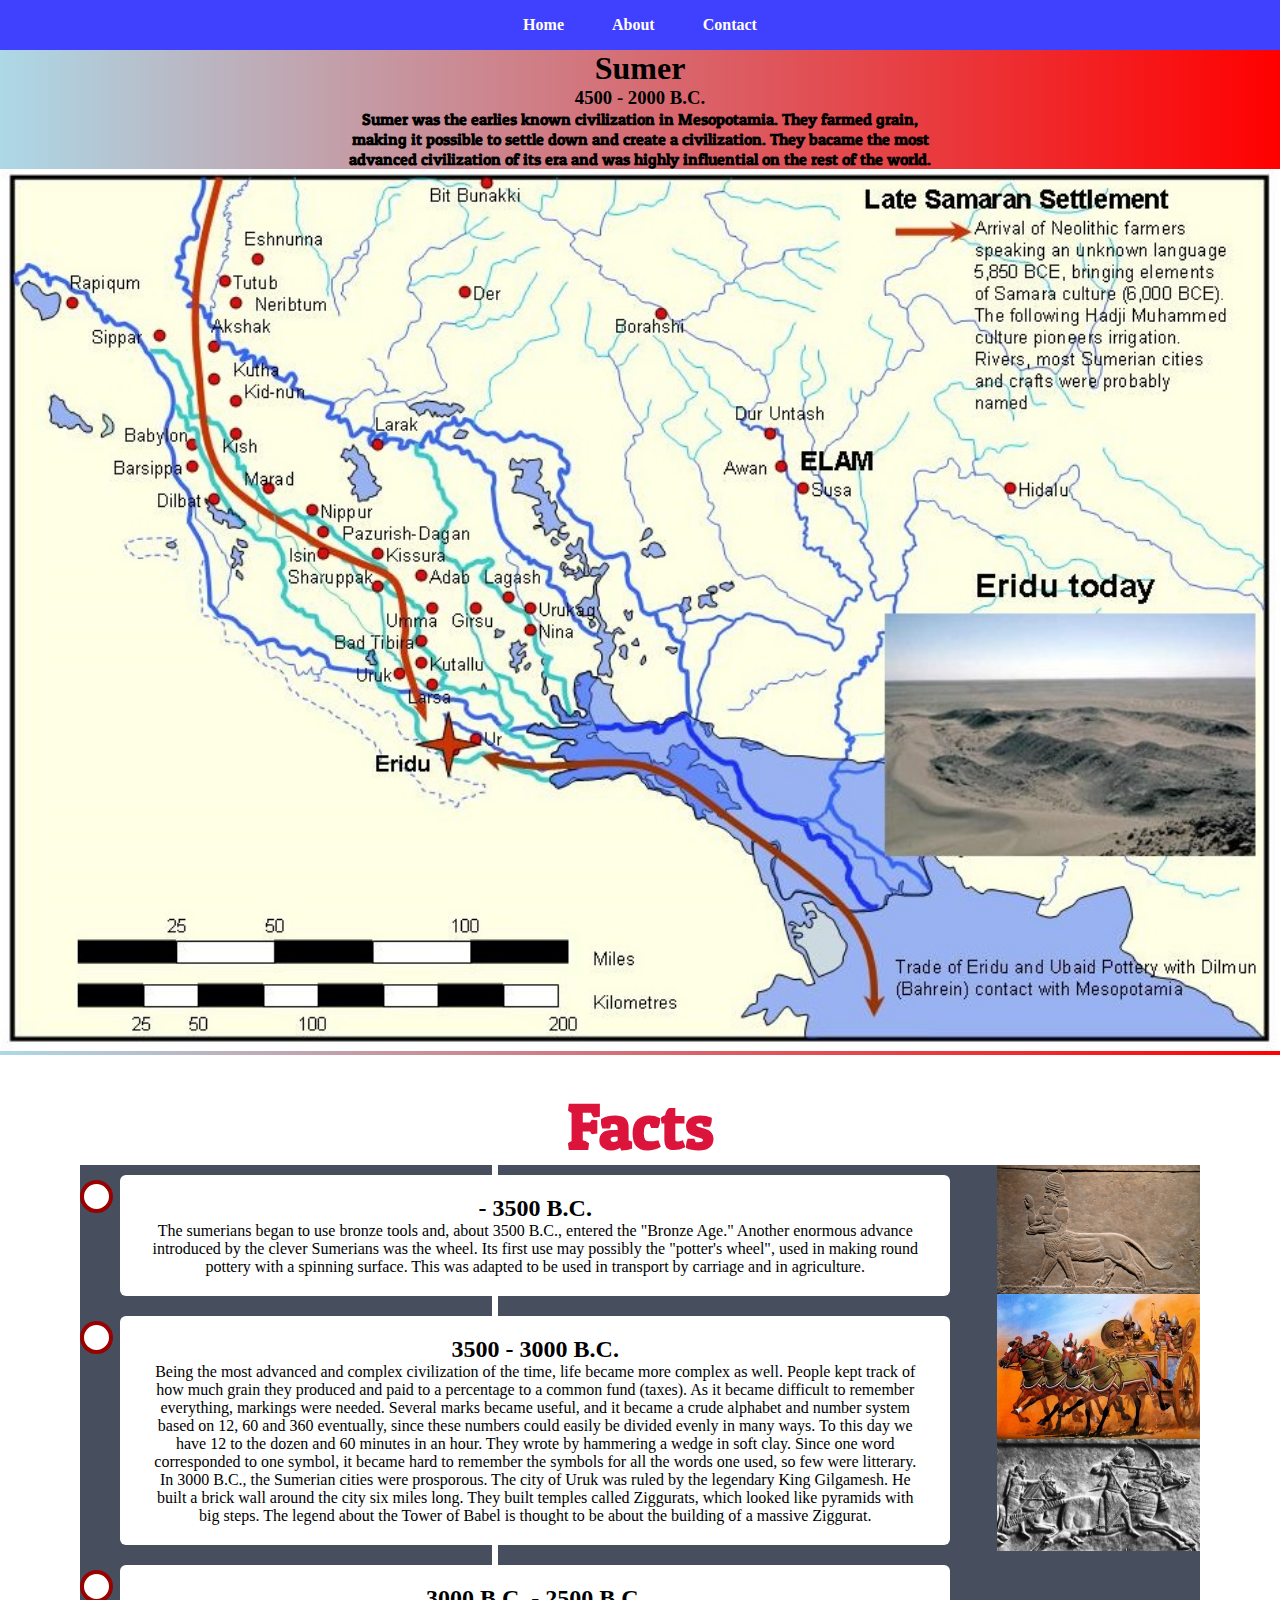
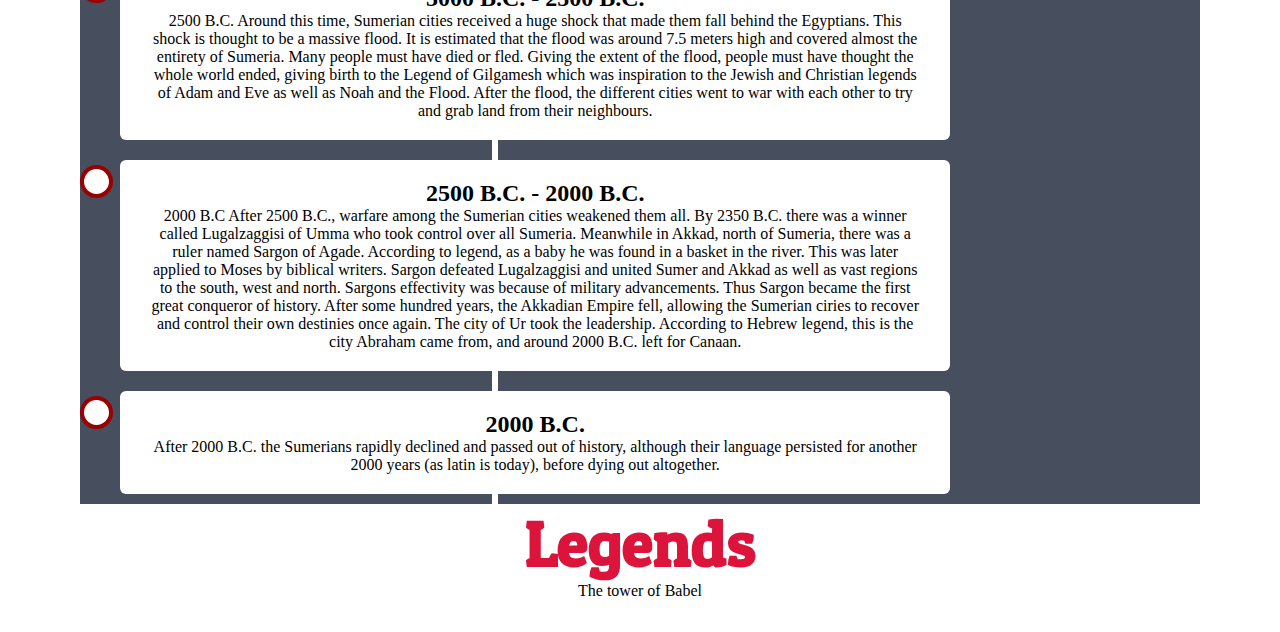
<file: sumeria.html>
<!doctype html>
<html lang = "en">
	<head>
		<meta charset="utf-8">
		<title>Ancient Civilizations - Sumer</title>
		<link rel="stylesheet" href="style.css">
		<link href="https://fonts.googleapis.com/css?family=Macondo+Swash+Caps|Patua+One&display=swap" rel="stylesheet">
	</head>
	<body class="civ">
		<nav id="main_menu">
		<ul>
				<li>
					<a href="index.html">Home</a>
				</li>
				<li>
					<a href="about.html">About</a>
				</li>
				<li>
					<a href="contact.html">Contact</a>
				</li>
			</ul>
		</nav>

		<header id="page-header">
			
			<h1 >Sumer</h1>
			<h3 id="date">4500 - 2000 B.C.</h3>
				<div class="head-text">
					<h4 class="intro">Sumer was the earlies known civilization in Mesopotamia. They farmed grain, making it possible to settle down and create a civilization. They bacame the most advanced civilization of its era and was highly influential on the rest of the world. </h4>
				</div>
			<img src="images/Sumer_map.jpg">
			
		</header>



		<div class="content">
			<h1>Facts</h1>
			<article class="facts">
				
				<div class="timeline">

					

					<div class="timebox">
						<div class="timecontent left"> 
							<h2>- 3500 B.C.</h2>
							<p>
								
								The sumerians began to use bronze tools and, about 3500 B.C., entered the "Bronze Age." Another enormous advance introduced by the clever Sumerians was the wheel. Its first use may possibly the "potter's wheel", used in making round pottery with a spinning surface. This was adapted to be used in transport by carriage and in agriculture.
							</p>
						</div>
					</div>
					

					<div class="timebox">
						<div class="timecontent left">
							<h2>3500 - 3000 B.C.</h2>
							<p>
								
								Being the most advanced and complex civilization of the time, life became more complex as well. People kept track of how much grain they produced and paid to a percentage to a common fund (taxes).
								As it became difficult to remember everything, markings were needed. Several marks became useful, and it became a crude alphabet and number system based on 12, 60 and 360 eventually, since these numbers could easily be divided evenly in many ways. To this day we have 12 to the dozen and 60 minutes in an hour. They wrote by hammering a wedge in soft clay. Since one word corresponded to one symbol, it became hard to remember the symbols for all the words one used, so few were litterary. 

								In 3000 B.C., the Sumerian cities were prosporous. The city of Uruk was ruled by the legendary King Gilgamesh. He built a brick wall around the city six miles long. They built temples called Ziggurats, which looked like pyramids with big steps. The legend about the Tower of Babel is thought to be about the building of a massive Ziggurat.
							</p>
						</div>
					</div>

					

					<div class="timebox left">
						<div class="timecontent">
							<h2>3000 B.C. - 2500 B.C.</h2>
							<p>
								
								2500 B.C.
								Around this time, Sumerian cities received a huge shock that made them fall behind the Egyptians. This shock is thought to be a massive flood. It is estimated that the flood was around 7.5 meters high and covered almost the entirety of Sumeria. Many people must have died or fled. Giving the extent of the flood, people must have thought the whole world ended, giving birth to the Legend of Gilgamesh which was inspiration to the Jewish and Christian legends of Adam and Eve as well as Noah and the Flood. After the flood, the different cities went to war with each other to try and grab land from their neighbours.
							</p>
						</div>
					</div>

					<div class="timebox left">
						<div class="timecontent">
							<h2>2500 B.C. - 2000 B.C.</h2>
							<p>
								
								2000 B.C
								After 2500 B.C., warfare among the Sumerian cities weakened them all. By 2350 B.C. there was a winner called Lugalzaggisi of Umma who took control over all Sumeria. Meanwhile in Akkad, north of Sumeria, there was a ruler named Sargon of Agade. According to legend, as a baby he was found in a basket in the river. This was later applied to Moses by biblical writers. Sargon defeated Lugalzaggisi and united Sumer and Akkad as well as vast regions to the south, west and north. Sargons effectivity was because of military advancements. Thus Sargon became the first great conqueror of history. After some hundred years, the Akkadian Empire fell, allowing the Sumerian ciries to recover and control their own destinies once again. The city of Ur took the leadership. According to Hebrew legend, this is the city Abraham came from, and around 2000 B.C. left for Canaan.
							</p>
						</div>
					</div>
					<div class="timebox left">
						<div class="timecontent">
							<h2>2000 B.C.</h2>
							<p>
								
								
								After 2000 B.C. the Sumerians rapidly declined and passed out of history, although their language persisted for another 2000 years (as latin is today), before dying out altogether.
							</p>
						</div>
					</div>

				</div>
				<div class="facts_images">
					<img src="images/assyria_king2.jpg" title="Human-headed winged lion (lamassu)">
					<img src="images/assyria_chariot.jpg">
					<img src="images/Assyria_king.jpg">
				</div>
			</article>
			
			<article class="Legends">
				<div>
					
					<h1>Legends</h1>
					<p>
						The tower of Babel
					</p>
				</div>
			</article>
		</div>

	</body>
</file>
<file: style.css>
* {
	margin: 0;
	padding: 0;
	text-align: center;
}

#map{
	width: 100%;
	height: auto;
}

.current a{
	background-color: white;
	color: black;
}

a{
	text-decoration-line: none;

}

#page-header{
	background-image: linear-gradient(-90deg, red , lightblue);

}

.head-text{
 	padding: 0em 2em;
 	max-width: 600px;
 	text-align: center;
 	width: 50%;
 	margin: auto;
 	font-family: 'Patua One', cursive;
}



.cta-button a{
	background-color: darkblue;
	padding: 7vw 2vw;
	text-decoration: none;
	display: inline-block;
	color: white;
	font-size: 4.5vw;
	border-radius: 30%;
}

ul{
	list-style: none;
}


#main_menu {
	background: rgba(0,0,255,0.75);
	position: none;
	top: 0;
	width: 100%;
}

#main_menu ul {
	display: flex;
	justify-content: center;
}

#main_menu li {
	list-style: none;
}

#main_menu a {
	display: block;
	color: white;
	padding: 1em 1.5em;
	text-decoration: none;
	font-weight: bold;
}

#main_menu a:hover {
	-webkit-transition: 1s;
	background-color: white;
	color: black;
	
}

a:link{
	color: white;

}

a:visited{
	color: white;

}

a:hover{
	visibility: visible;
	color: red;
}


a:active{
	color: black;

}

.slideconainer {
  width: 100%; /* Width of the outside container */
}

.slider {
  -webkit-appearance: none;
  width: 100%;
  height: 15px;
  border-radius: 5px;   
  background: #d3d3d3;
  outline: none;
  opacity: 0.7;
  -webkit-transition: .2s;
  transition: opacity .2s;
}

/* Mouse-over effects */
.slider:hover {
  opacity: 1; /* Fully shown on mouse-over */
}


.slider::-webkit-slider-thumb {
  -webkit-appearance: none;
  appearance: none;
  width: 25px;
  height: 25px;
  border-radius: 50%; 
  background: #4CAF50;
  cursor: pointer;
}

.slider::-moz-range-thumb {
  width: 25px;
  height: 25px;
  border-radius: 50%;
  background: #4CAF50;
  cursor: pointer;
}


.content{
	text-align: center;

	padding: 2em 5em;

}

.civ img{
	width: 100%;
	height: auto;
}

.facts{
	box-sizing: border-box;
	background-color: #474e5d;
	display: flex;
}

.content h1{
	font-family: 'Patua One', cursive;
	color: crimson;
	padidng: 20px;
	font-size: 4em;
}

.timeline {
  position: relative;
  max-width: 1200px;
  margin: 0 auto;
  z-index: 1;
}

.timeline::after {
  content: '';
  position: absolute;
  width: 6px;
  background-color: white;
  top: 0;
  bottom: 0;
  left: 100%;
  margin-left: -3px;
}

.facts img{
	float:right;
	width: 70%;
	height: auto;
}

.timebox {
  padding: 10px 40px;
  position: relative;
  background-color: inherit;
  width: 100%;
  z-index: 2
}

.left {
  left: 0;
}



 .left::after {
    left: 15px;
  }

.timebox::after {
  content: '';
  position: absolute;
  width: 25px;
  height: 25px;
  right: -17px;
  background-color: white;
  border: 4px solid #990000;
  top: 15px;
  border-radius: 50%;
  z-index: 1;
  left: 0;
}

 .timecontent {
	   padding: 20px 30px;
	  background-color: white;
	  position: relative;
	  border-radius: 6px;
  }

.timeline::after {
  content: '';
  position: absolute;
  width: 6px;
  background-color: white;
  top: 0;
  bottom: 0;
  left: 50%;
  margin-left: -3px;
}

@media screen and (max-width: 600px) {
/* Place the timelime to the left */
  .timeline::after {
    left: 31px;
  }
}
.legends {
	display: inline-block;
}

.legends img{

}


body {
	
}

#pics{
	position: relative;
}

#pics p{
	visibility: hidden;
	position: absolute;
	top:50%;
	left: 50%;
}

#sumeria_icon{
	background-color: red;
	height: 5%;
	width: 3%;
	position:absolute;
	top:38%;
	left: 55%;
	border-radius: 100%;

}

#crete_icon{
	background-color: purple;
	height: 5%;
	width: 3%;
	position:absolute;
	top:33%;
	left: 47%;
	border-radius: 100%;

}

#china_icon{
	background-color: green;
	height: 5%;
	width: 3%;
	position:absolute;
	top:38%;
	left: 70%;
	border-radius: 100%;

}

#egypt_icon{
	background-color: yellow;
	height: 5%;
	width: 3%;
	position:absolute;
	top:35%;
	left: 50%;
	border-radius: 100%;

}

#maya_icon{
	background-color: white;
	height: 5%;
	width: 3%;
	position:absolute;
	top:42%;
	left: 23%;
	border-radius: 100%;

}

#easter_icon{

	background-color: pink;
	height: 5%;
	width: 3%;
	position:absolute;
	top:70%;
	left: 14%;
	border-radius: 100%;
}

#assyria_icon{

	background-color: green;
	height: 5%;
	width: 3%;
	position:absolute;
	top:30%;
	left: 50%;
	border-radius: 100%;
}

.icon{

}

#pics a:hover .icon{
	-webkit-transition: 1s;
	height: 7%;
	width: 5%;
}

/* The overlay effect - lays on top of the container and over the image */
.overlay {
  position: absolute; 
  bottom: 0; 
  background: rgb(0, 0, 0);
  background: rgba(0, 0, 0, 0.5); /* Black see-through */
  color: #f1f1f1; 
  width: 100%;
  transition: .5s ease;
  opacity:0;
  color: white;
  font-size: 20px;
  padding: 20px;
  text-align: center;
}

#pics a:hover p {
  	display:inline;
    position:absolute;
    background:#ffffff;
    border:1px solid #cccccc;
    color:#6c6c6c;
}

#pics p{
	display:none;
    padding:2px 3px;
    margin-left:8px;
    width:130px;
}

#poem{
	background-image: url("images/ozymandias.jpg");
	background-repeat: no-repeat;
  	
  	background-position: center;
  	color: black;
}

#poemtext{
	background-color: white;
	width: 50%; 
	text-align: center;

}

#yearbox{
	background-color: white;
	height: 5%;
	width: 8%;
	position:absolute;
	top:80%;
	left: 50%;
}
</file>
